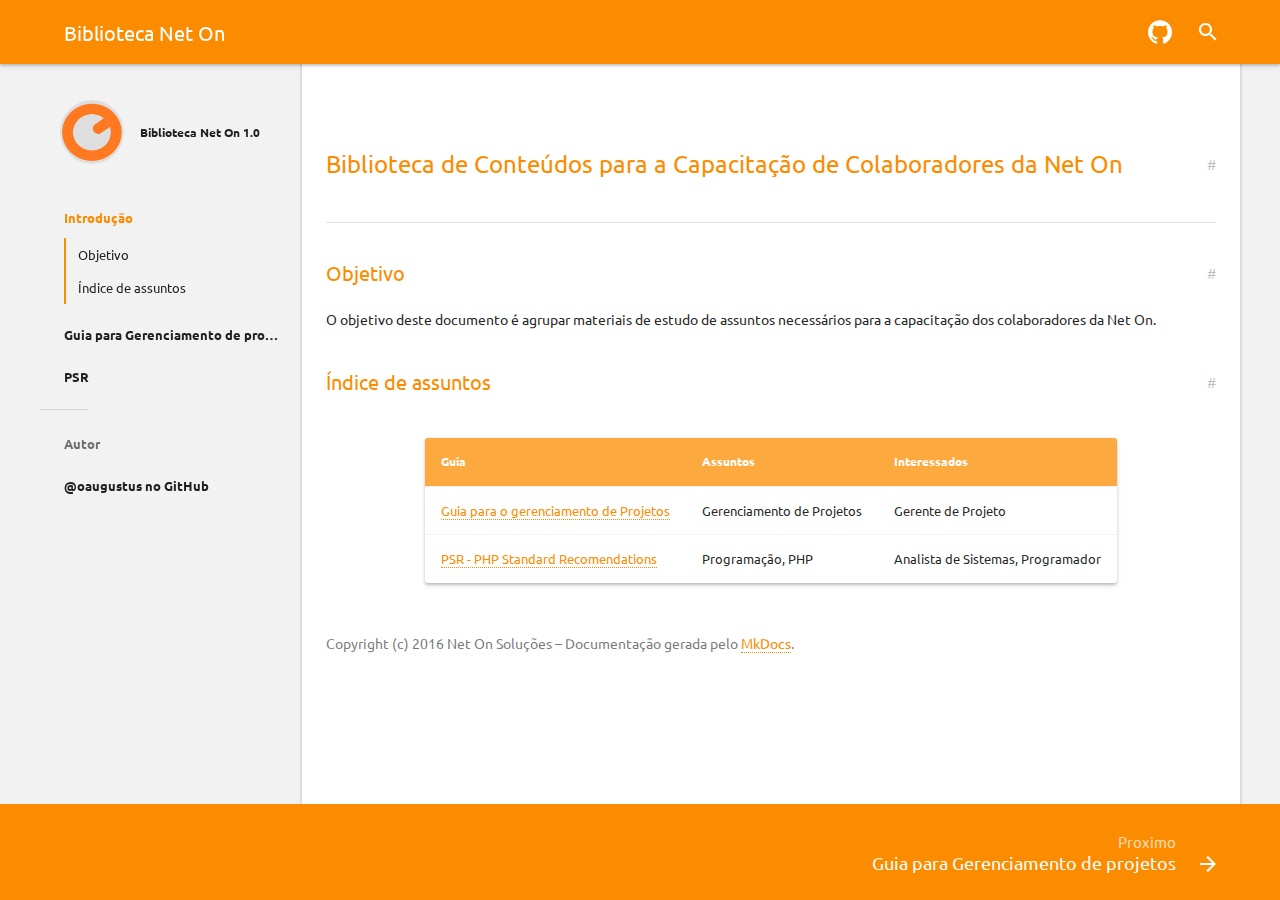
<file: index.html>
<!DOCTYPE html>
<!--[if lt IE 7 ]><html class="no-js ie6"><![endif]-->
<!--[if IE 7 ]><html class="no-js ie7"><![endif]-->
<!--[if IE 8 ]><html class="no-js ie8"><![endif]-->
<!--[if IE 9 ]><html class="no-js ie9"><![endif]-->
<!--[if (gt IE 9)|!(IE)]><!--> <html class="no-js"> <!--<![endif]-->
  <head>
    <meta charset="utf-8">
    <meta name="viewport" content="width=device-width,user-scalable=no,initial-scale=1,maximum-scale=1">
    
      
        <title>Biblioteca Net On - Conteúdos relevantes para Capacitação da Equipe e Colaboradores da Net On</title>
      
      
        <meta name="description" content="Conteúdos relevantes para Capacitação da Equipe e Colaboradores da Net On">
      
      
        <link rel="canonical" href="http://www.netonsolucoes.com.br/">
      
      
        <meta name="author" content="Otávio Fernandes">
      
    
    <meta property="og:url" content="http://www.netonsolucoes.com.br/">
    <meta property="og:title" content="Biblioteca Net On">
    <meta property="og:image" content="http://www.netonsolucoes.com.br//./images/logo.png">
    <meta name="apple-mobile-web-app-title" content="Biblioteca Net On">
    <meta name="apple-mobile-web-app-capable" content="yes">
    <meta name="apple-mobile-web-app-status-bar-style" content="black-translucent">
    
      <link rel="apple-touch-icon" href="./images/logo.png">
    
    
    <link rel="shortcut icon" type="image/x-icon" href="./assets/images/favicon-e565ddfa3b.ico">
    <link rel="icon" type="image/x-icon" href="./assets/images/favicon-e565ddfa3b.ico">
    <style>
      @font-face {
      	font-family: 'Icon';
      	src: url('./assets/fonts/icon.eot?52m981');
      	src: url('./assets/fonts/icon.eot?#iefix52m981')
               format('embedded-opentype'),
      		   url('./assets/fonts/icon.woff?52m981')
               format('woff'),
      		   url('./assets/fonts/icon.ttf?52m981')
               format('truetype'),
      		   url('./assets/fonts/icon.svg?52m981#icon')
               format('svg');
      	font-weight: normal;
      	font-style: normal;
      }
    </style>
    <link rel="stylesheet" href="./assets/stylesheets/application-b64b728552.css">
    
      <link rel="stylesheet" href="./assets/stylesheets/palettes-05ab2406df.css">
    
    
      
      
      
      <link rel="stylesheet" href="//fonts.googleapis.com/css?family=Ubuntu:400,700|Ubuntu+Mono">
      <style>
        body, input {
          font-family: 'Ubuntu', Helvetica, Arial, sans-serif;
        }
        pre, code {
          font-family: 'Ubuntu Mono', 'Courier New', 'Courier', monospace;
        }
      </style>
    
    
      <link rel="stylesheet" href="./extra.css">
    
    <script src="./assets/javascripts/modernizr-4ab42b99fd.js"></script>
    
  </head>
  
  
  
  <body class="palette-primary-orange ">
    
    <div class="backdrop">
      <div class="backdrop-paper"></div>
    </div>
    <input class="toggle" type="checkbox" id="toggle-drawer">
    <input class="toggle" type="checkbox" id="toggle-search">
    <label class="toggle-button overlay" for="toggle-drawer"></label>
    <header class="header">
      <nav aria-label="Header">
  <div class="bar default">
    <div class="button button-menu" role="button" aria-label="Menu">
      <label class="toggle-button icon icon-menu" for="toggle-drawer">
        <span></span>
      </label>
    </div>
    <div class="stretch">
      <div class="title">
        
          <span class="path">
            
          </span>
        
        Biblioteca Net On
      </div>
    </div>
    
    
      
      <div class="button button-github" role="button" aria-label="GitHub">
        <a href="https://github.com/oaugustus" title="@oaugustus on GitHub" target="_blank" class="toggle-button icon icon-github"></a>
      </div>
    
    <div class="button button-search" role="button" aria-label="Search">
      <label class="toggle-button icon icon-search" title="Procurar" for="toggle-search"></label>
    </div>
  </div>
  <div class="bar search">
    <div class="button button-close" role="button" aria-label="Close">
      <label class="toggle-button icon icon-back" for="toggle-search"></label>
    </div>
    <div class="stretch">
      <div class="field">
        <input class="query" type="text" placeholder="Procurar" autocapitalize="off" autocorrect="off" autocomplete="off" spellcheck>
      </div>
    </div>
    <div class="button button-reset" role="button" aria-label="Search">
      <button class="toggle-button icon icon-close" id="reset-search"></button>
    </div>
  </div>
</nav>
    </header>
    <main class="main">
      
      <div class="drawer">
        <nav aria-label="Navigation">
  
  <a href="/" class="project">
    <div class="banner">
      
        <div class="logo">
          <img src="./images/logo.png">
        </div>
      
      <div class="name">
        <strong>Biblioteca Net On 1.0</strong>
        
      </div>
    </div>
  </a>
  <div class="scrollable">
    <div class="wrapper">
      
      <div class="toc">
        <ul>
          
            
  <li>
    <a class="current" title="Introdução" href=".">
      Introdução
    </a>
    
      
        
      
      
        <ul>
          
            <li class="anchor">
              <a title="Objetivo" href="#objetivo">
                Objetivo
              </a>
            </li>
          
            <li class="anchor">
              <a title="Índice de assuntos" href="#indice-de-assuntos">
                Índice de assuntos
              </a>
            </li>
          
        </ul>
      
    
  </li>

          
            
  <li>
    <a class="" title="Guia para Gerenciamento de projetos" href="guideprojectplanning/guide/">
      Guia para Gerenciamento de projetos
    </a>
    
  </li>

          
            
  <li>
    <a class="" title="PSR" href="psr/psr/">
      PSR
    </a>
    
  </li>

          
        </ul>
        
          <hr>
          <span class="section">Autor</span>
          <ul>
            
            
              
              <li>
                <a href="https://github.com/oaugustus" target="_blank" title="@oaugustus on GitHub">
                  @oaugustus no GitHub
                </a>
              </li>
            
          </ul>
        
      </div>
    </div>
  </div>
</nav>
      </div>
      <article class="article">
        <div class="wrapper">
          
          <h1 id="biblioteca-de-conteudos-para-a-capacitacao-de-colaboradores-da-net-on">Biblioteca de Conteúdos para a Capacitação de Colaboradores da Net On<a class="headerlink" href="#biblioteca-de-conteudos-para-a-capacitacao-de-colaboradores-da-net-on" title="Permanent link">#</a></h1>
<h2 id="objetivo">Objetivo<a class="headerlink" href="#objetivo" title="Permanent link">#</a></h2>
<p>O objetivo deste documento é agrupar materiais de estudo de assuntos necessários para a capacitação dos colaboradores
da Net On.</p>
<h2 id="indice-de-assuntos">Índice de assuntos<a class="headerlink" href="#indice-de-assuntos" title="Permanent link">#</a></h2>
<table>
<thead>
<tr>
<th>Guia</th>
<th>Assuntos</th>
<th>Interessados</th>
</tr>
</thead>
<tbody>
<tr>
<td><a href="guideprojectplanning/guide/">Guia para o gerenciamento de Projetos</a></td>
<td>Gerenciamento de Projetos</td>
<td>Gerente de Projeto</td>
</tr>
<tr>
<td><a href="psr/psr/">PSR - PHP Standard Recomendations</a></td>
<td>Programação, PHP</td>
<td>Analista de Sistemas, Programador</td>
</tr>
</tbody>
</table>
          <div id="disqus_thread"></div>

          <aside class="copyright" role="note">
            
              Copyright (c) 2016 Net On Soluções &ndash;
            
            Documentação gerada pelo
            <a href="http://www.mkdocs.org" target="_blank">MkDocs</a>.
          </aside>
          
            <footer class="footer">
              
  <nav class="pagination" aria-label="Footer">
    <div class="previous">
      
    </div>
    <div class="next">
      
        <a href="guideprojectplanning/guide/" title="Guia para Gerenciamento de projetos">
          <span class="direction">
            Proximo
          </span>
          <div class="page">
            <div class="stretch">
              <div class="title">
                Guia para Gerenciamento de projetos
              </div>
            </div>
            <div class="button button-next" role="button" aria-label="Next">
              <i class="icon icon-forward"></i>
            </div>
          </div>
        </a>
      
    </div>
  </nav>

            </footer>
          
        </div>
      </article>
      <div class="results" role="status" aria-live="polite">
        <div class="scrollable">
          <div class="wrapper">
            <div class="meta"></div>
            <div class="list"></div>
          </div>
        </div>
      </div>
    </main>
    <script>
      var base_url = '.';
      var repo_id  = '';
    </script>
    <script>

      /**
       *  RECOMMENDED CONFIGURATION VARIABLES: EDIT AND UNCOMMENT THE SECTION BELOW TO INSERT DYNAMIC VALUES FROM YOUR PLATFORM OR CMS.
       *  LEARN WHY DEFINING THESE VARIABLES IS IMPORTANT: https://disqus.com/admin/universalcode/#configuration-variables*/
      /*
       var disqus_config = function () {
       this.page.url = PAGE_URL;  // Replace PAGE_URL with your page's canonical URL variable
       this.page.identifier = PAGE_IDENTIFIER; // Replace PAGE_IDENTIFIER with your page's unique identifier variable
       };
       */
      (function() { // DON'T EDIT BELOW THIS LINE
        var d = document, s = d.createElement('script');
        s.src = '//net-on-docs.disqus.com/embed.js';
        s.setAttribute('data-timestamp', +new Date());
        (d.head || d.body).appendChild(s);
      })();
    </script>
    <noscript>Please enable JavaScript to view the <a href="https://disqus.com/?ref_noscript">comments powered by Disqus.</a></noscript>

    <script src="./assets/javascripts/application-997097ee0c.js"></script>
    
    
  </body>
</html>
</file>
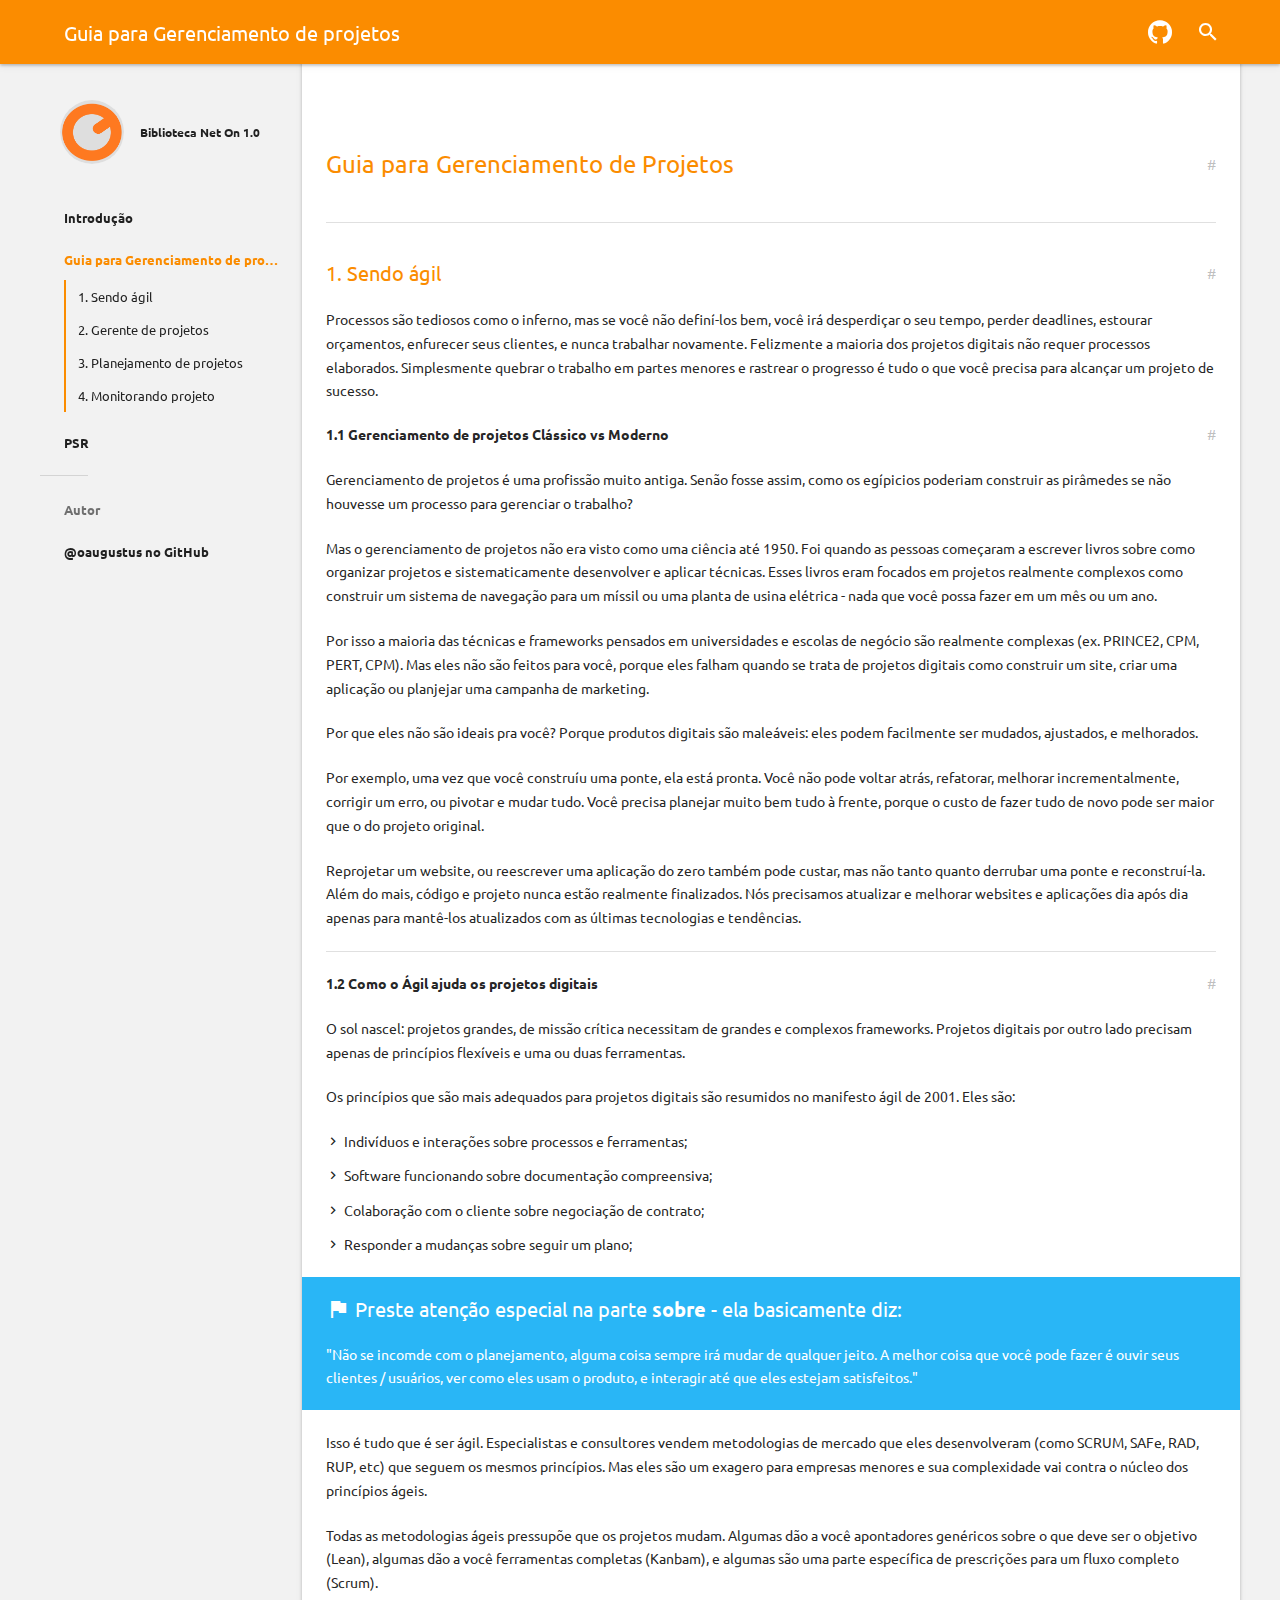
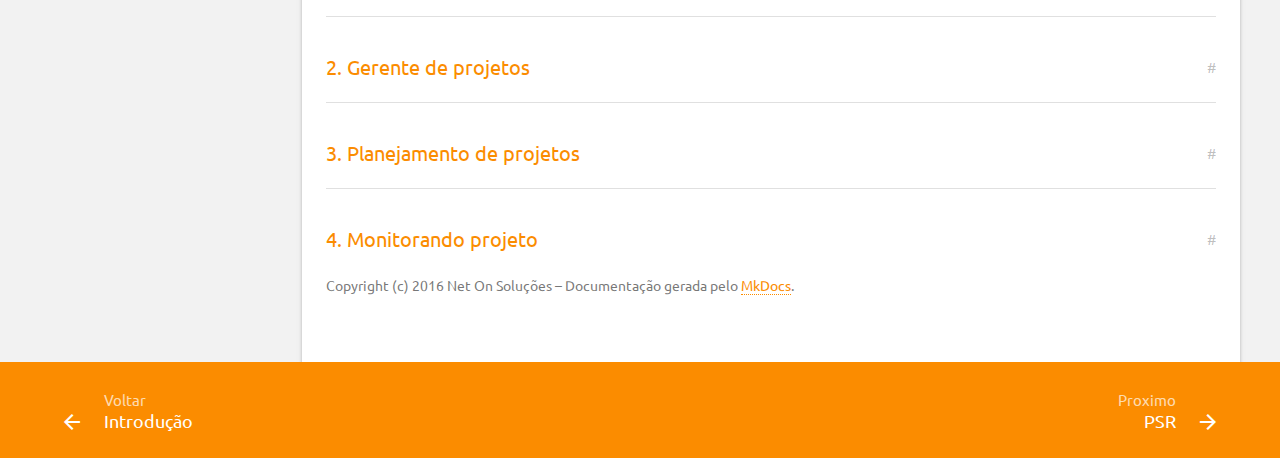
<file: guideprojectplanning/guide/index.html>
<!DOCTYPE html>
<!--[if lt IE 7 ]><html class="no-js ie6"><![endif]-->
<!--[if IE 7 ]><html class="no-js ie7"><![endif]-->
<!--[if IE 8 ]><html class="no-js ie8"><![endif]-->
<!--[if IE 9 ]><html class="no-js ie9"><![endif]-->
<!--[if (gt IE 9)|!(IE)]><!--> <html class="no-js"> <!--<![endif]-->
  <head>
    <meta charset="utf-8">
    <meta name="viewport" content="width=device-width,user-scalable=no,initial-scale=1,maximum-scale=1">
    
      
        <title>Guia para Gerenciamento de projetos - Biblioteca Net On</title>
      
      
      
        <link rel="canonical" href="http://www.netonsolucoes.com.br/guideprojectplanning/guide/">
      
      
        <meta name="author" content="Otávio Fernandes">
      
    
    <meta property="og:url" content="http://www.netonsolucoes.com.br/guideprojectplanning/guide/">
    <meta property="og:title" content="Biblioteca Net On">
    <meta property="og:image" content="http://www.netonsolucoes.com.br/guideprojectplanning/guide//../../images/logo.png">
    <meta name="apple-mobile-web-app-title" content="Biblioteca Net On">
    <meta name="apple-mobile-web-app-capable" content="yes">
    <meta name="apple-mobile-web-app-status-bar-style" content="black-translucent">
    
      <link rel="apple-touch-icon" href="../../images/logo.png">
    
    
    <link rel="shortcut icon" type="image/x-icon" href="../../assets/images/favicon-e565ddfa3b.ico">
    <link rel="icon" type="image/x-icon" href="../../assets/images/favicon-e565ddfa3b.ico">
    <style>
      @font-face {
      	font-family: 'Icon';
      	src: url('../../assets/fonts/icon.eot?52m981');
      	src: url('../../assets/fonts/icon.eot?#iefix52m981')
               format('embedded-opentype'),
      		   url('../../assets/fonts/icon.woff?52m981')
               format('woff'),
      		   url('../../assets/fonts/icon.ttf?52m981')
               format('truetype'),
      		   url('../../assets/fonts/icon.svg?52m981#icon')
               format('svg');
      	font-weight: normal;
      	font-style: normal;
      }
    </style>
    <link rel="stylesheet" href="../../assets/stylesheets/application-b64b728552.css">
    
      <link rel="stylesheet" href="../../assets/stylesheets/palettes-05ab2406df.css">
    
    
      
      
      
      <link rel="stylesheet" href="//fonts.googleapis.com/css?family=Ubuntu:400,700|Ubuntu+Mono">
      <style>
        body, input {
          font-family: 'Ubuntu', Helvetica, Arial, sans-serif;
        }
        pre, code {
          font-family: 'Ubuntu Mono', 'Courier New', 'Courier', monospace;
        }
      </style>
    
    
      <link rel="stylesheet" href="../../extra.css">
    
    <script src="../../assets/javascripts/modernizr-4ab42b99fd.js"></script>
    
  </head>
  
  
  
  <body class="palette-primary-orange ">
    
    <div class="backdrop">
      <div class="backdrop-paper"></div>
    </div>
    <input class="toggle" type="checkbox" id="toggle-drawer">
    <input class="toggle" type="checkbox" id="toggle-search">
    <label class="toggle-button overlay" for="toggle-drawer"></label>
    <header class="header">
      <nav aria-label="Header">
  <div class="bar default">
    <div class="button button-menu" role="button" aria-label="Menu">
      <label class="toggle-button icon icon-menu" for="toggle-drawer">
        <span></span>
      </label>
    </div>
    <div class="stretch">
      <div class="title">
        
          <span class="path">
            
          </span>
        
        Guia para Gerenciamento de projetos
      </div>
    </div>
    
    
      
      <div class="button button-github" role="button" aria-label="GitHub">
        <a href="https://github.com/oaugustus" title="@oaugustus on GitHub" target="_blank" class="toggle-button icon icon-github"></a>
      </div>
    
    <div class="button button-search" role="button" aria-label="Search">
      <label class="toggle-button icon icon-search" title="Procurar" for="toggle-search"></label>
    </div>
  </div>
  <div class="bar search">
    <div class="button button-close" role="button" aria-label="Close">
      <label class="toggle-button icon icon-back" for="toggle-search"></label>
    </div>
    <div class="stretch">
      <div class="field">
        <input class="query" type="text" placeholder="Procurar" autocapitalize="off" autocorrect="off" autocomplete="off" spellcheck>
      </div>
    </div>
    <div class="button button-reset" role="button" aria-label="Search">
      <button class="toggle-button icon icon-close" id="reset-search"></button>
    </div>
  </div>
</nav>
    </header>
    <main class="main">
      
      <div class="drawer">
        <nav aria-label="Navigation">
  
  <a href="/" class="project">
    <div class="banner">
      
        <div class="logo">
          <img src="../../images/logo.png">
        </div>
      
      <div class="name">
        <strong>Biblioteca Net On 1.0</strong>
        
      </div>
    </div>
  </a>
  <div class="scrollable">
    <div class="wrapper">
      
      <div class="toc">
        <ul>
          
            
  <li>
    <a class="" title="Introdução" href="../..">
      Introdução
    </a>
    
  </li>

          
            
  <li>
    <a class="current" title="Guia para Gerenciamento de projetos" href="./">
      Guia para Gerenciamento de projetos
    </a>
    
      
        
      
      
        <ul>
          
            <li class="anchor">
              <a title="1. Sendo ágil" href="#1-sendo-agil">
                1. Sendo ágil
              </a>
            </li>
          
            <li class="anchor">
              <a title="2. Gerente de projetos" href="#2-gerente-de-projetos">
                2. Gerente de projetos
              </a>
            </li>
          
            <li class="anchor">
              <a title="3. Planejamento de projetos" href="#3-planejamento-de-projetos">
                3. Planejamento de projetos
              </a>
            </li>
          
            <li class="anchor">
              <a title="4. Monitorando projeto" href="#4-monitorando-projeto">
                4. Monitorando projeto
              </a>
            </li>
          
        </ul>
      
    
  </li>

          
            
  <li>
    <a class="" title="PSR" href="../../psr/psr/">
      PSR
    </a>
    
  </li>

          
        </ul>
        
          <hr>
          <span class="section">Autor</span>
          <ul>
            
            
              
              <li>
                <a href="https://github.com/oaugustus" target="_blank" title="@oaugustus on GitHub">
                  @oaugustus no GitHub
                </a>
              </li>
            
          </ul>
        
      </div>
    </div>
  </div>
</nav>
      </div>
      <article class="article">
        <div class="wrapper">
          
          <h1 id="guia-para-gerenciamento-de-projetos">Guia para Gerenciamento de Projetos<a class="headerlink" href="#guia-para-gerenciamento-de-projetos" title="Permanent link">#</a></h1>
<h2 id="1-sendo-agil">1. Sendo ágil<a class="headerlink" href="#1-sendo-agil" title="Permanent link">#</a></h2>
<p>Processos são tediosos como o inferno, mas se você não definí-los bem, você irá desperdiçar o seu tempo,
perder deadlines, estourar orçamentos, enfurecer seus clientes, e nunca trabalhar novamente.
Felizmente a maioria dos projetos digitais não requer processos elaborados. Simplesmente quebrar o trabalho em
partes menores e rastrear o progresso é tudo o que você precisa para alcançar um projeto de sucesso.</p>
<h3 id="11-gerenciamento-de-projetos-classico-vs-moderno">1.1 Gerenciamento de projetos Clássico vs Moderno<a class="headerlink" href="#11-gerenciamento-de-projetos-classico-vs-moderno" title="Permanent link">#</a></h3>
<p>Gerenciamento de projetos é uma profissão muito antiga. Senão fosse assim, como os egípicios poderiam construir
as pirâmedes se não houvesse um processo para gerenciar o trabalho?</p>
<p>Mas o gerenciamento de projetos não era visto como uma ciência até 1950. Foi quando as pessoas começaram a escrever
livros sobre como organizar projetos e sistematicamente desenvolver e aplicar técnicas. Esses livros eram focados
em projetos realmente complexos como construir um sistema de navegação para um míssil ou uma planta de usina elétrica -
nada que você possa fazer em um mês ou um ano.</p>
<p>Por isso a maioria das técnicas e frameworks pensados em universidades e escolas de negócio são realmente complexas
(ex. PRINCE2, CPM, PERT, CPM). Mas eles não são feitos para você, porque eles falham quando se trata de projetos digitais
como  construir um site, criar uma aplicação ou planjejar uma campanha de marketing.</p>
<p>Por que eles não são ideais pra você? Porque produtos digitais são maleáveis: eles podem facilmente ser mudados, ajustados,
e melhorados.</p>
<p>Por exemplo, uma vez que você construíu uma ponte, ela está pronta. Você não pode voltar atrás, refatorar, melhorar
incrementalmente, corrigir um erro, ou pivotar e mudar tudo. Você precisa planejar muito bem tudo à frente, porque o
custo de fazer tudo de novo pode ser maior que o do projeto original.</p>
<p>Reprojetar um website, ou reescrever uma aplicação do zero também pode custar, mas não tanto quanto derrubar uma ponte
e reconstruí-la. Além do mais, código e projeto nunca estão realmente finalizados. Nós precisamos atualizar e melhorar
websites e aplicações dia após dia apenas para mantê-los atualizados com as últimas tecnologias e tendências.</p>
<hr />
<h3 id="12-como-o-agil-ajuda-os-projetos-digitais">1.2 Como o Ágil ajuda os projetos digitais<a class="headerlink" href="#12-como-o-agil-ajuda-os-projetos-digitais" title="Permanent link">#</a></h3>
<p>O sol nascel: projetos grandes, de missão crítica necessitam de grandes e complexos frameworks. Projetos digitais
por outro lado precisam apenas de princípios flexíveis e uma ou duas ferramentas.</p>
<p>Os princípios que são mais adequados para projetos digitais são resumidos no manifesto ágil de 2001. Eles são:</p>
<ul>
<li>Indivíduos e interações sobre processos e ferramentas;</li>
<li>Software funcionando sobre documentação compreensiva;</li>
<li>Colaboração com o cliente sobre negociação de contrato;</li>
<li>Responder a mudanças sobre seguir um plano;</li>
</ul>
<div class="admonition tip">
<p class="admonition-title">Preste atenção especial na parte <strong>sobre</strong> - ela basicamente diz:</p>
<p>"Não se incomde com o planejamento, alguma coisa sempre irá mudar de qualquer jeito. A melhor coisa que você pode fazer
 é ouvir seus clientes / usuários, ver como eles usam o produto, e interagir até que eles estejam satisfeitos."</p>
</div>
<p>Isso é tudo que é ser ágil. Especialistas e consultores vendem metodologias de mercado que eles desenvolveram (como SCRUM,
SAFe, RAD, RUP, etc) que seguem os mesmos princípios. Mas eles são um exagero para empresas menores e sua complexidade
vai contra o núcleo dos princípios ágeis.</p>
<p>Todas as metodologias ágeis pressupõe que os projetos mudam. Algumas dão a você apontadores genéricos sobre o que deve ser
o objetivo (Lean), algumas dão a você ferramentas completas (Kanbam), e algumas são uma parte específica de prescrições
para um fluxo completo (Scrum).</p>
<hr />
<h2 id="2-gerente-de-projetos">2. Gerente de projetos<a class="headerlink" href="#2-gerente-de-projetos" title="Permanent link">#</a></h2>
<hr />
<h2 id="3-planejamento-de-projetos">3. Planejamento de projetos<a class="headerlink" href="#3-planejamento-de-projetos" title="Permanent link">#</a></h2>
<hr />
<h2 id="4-monitorando-projeto">4. Monitorando projeto<a class="headerlink" href="#4-monitorando-projeto" title="Permanent link">#</a></h2>
          <div id="disqus_thread"></div>

          <aside class="copyright" role="note">
            
              Copyright (c) 2016 Net On Soluções &ndash;
            
            Documentação gerada pelo
            <a href="http://www.mkdocs.org" target="_blank">MkDocs</a>.
          </aside>
          
            <footer class="footer">
              
  <nav class="pagination" aria-label="Footer">
    <div class="previous">
      
        <a href="../.." title="Introdução">
          <span class="direction">
            Voltar
          </span>
          <div class="page">
            <div class="button button-previous" role="button" aria-label="Previous">
              <i class="icon icon-back"></i>
            </div>
            <div class="stretch">
              <div class="title">
                Introdução
              </div>
            </div>
          </div>
        </a>
      
    </div>
    <div class="next">
      
        <a href="../../psr/psr/" title="PSR">
          <span class="direction">
            Proximo
          </span>
          <div class="page">
            <div class="stretch">
              <div class="title">
                PSR
              </div>
            </div>
            <div class="button button-next" role="button" aria-label="Next">
              <i class="icon icon-forward"></i>
            </div>
          </div>
        </a>
      
    </div>
  </nav>

            </footer>
          
        </div>
      </article>
      <div class="results" role="status" aria-live="polite">
        <div class="scrollable">
          <div class="wrapper">
            <div class="meta"></div>
            <div class="list"></div>
          </div>
        </div>
      </div>
    </main>
    <script>
      var base_url = '../..';
      var repo_id  = '';
    </script>
    <script>

      /**
       *  RECOMMENDED CONFIGURATION VARIABLES: EDIT AND UNCOMMENT THE SECTION BELOW TO INSERT DYNAMIC VALUES FROM YOUR PLATFORM OR CMS.
       *  LEARN WHY DEFINING THESE VARIABLES IS IMPORTANT: https://disqus.com/admin/universalcode/#configuration-variables*/
      /*
       var disqus_config = function () {
       this.page.url = PAGE_URL;  // Replace PAGE_URL with your page's canonical URL variable
       this.page.identifier = PAGE_IDENTIFIER; // Replace PAGE_IDENTIFIER with your page's unique identifier variable
       };
       */
      (function() { // DON'T EDIT BELOW THIS LINE
        var d = document, s = d.createElement('script');
        s.src = '//net-on-docs.disqus.com/embed.js';
        s.setAttribute('data-timestamp', +new Date());
        (d.head || d.body).appendChild(s);
      })();
    </script>
    <noscript>Please enable JavaScript to view the <a href="https://disqus.com/?ref_noscript">comments powered by Disqus.</a></noscript>

    <script src="../../assets/javascripts/application-997097ee0c.js"></script>
    
    
  </body>
</html>
</file>
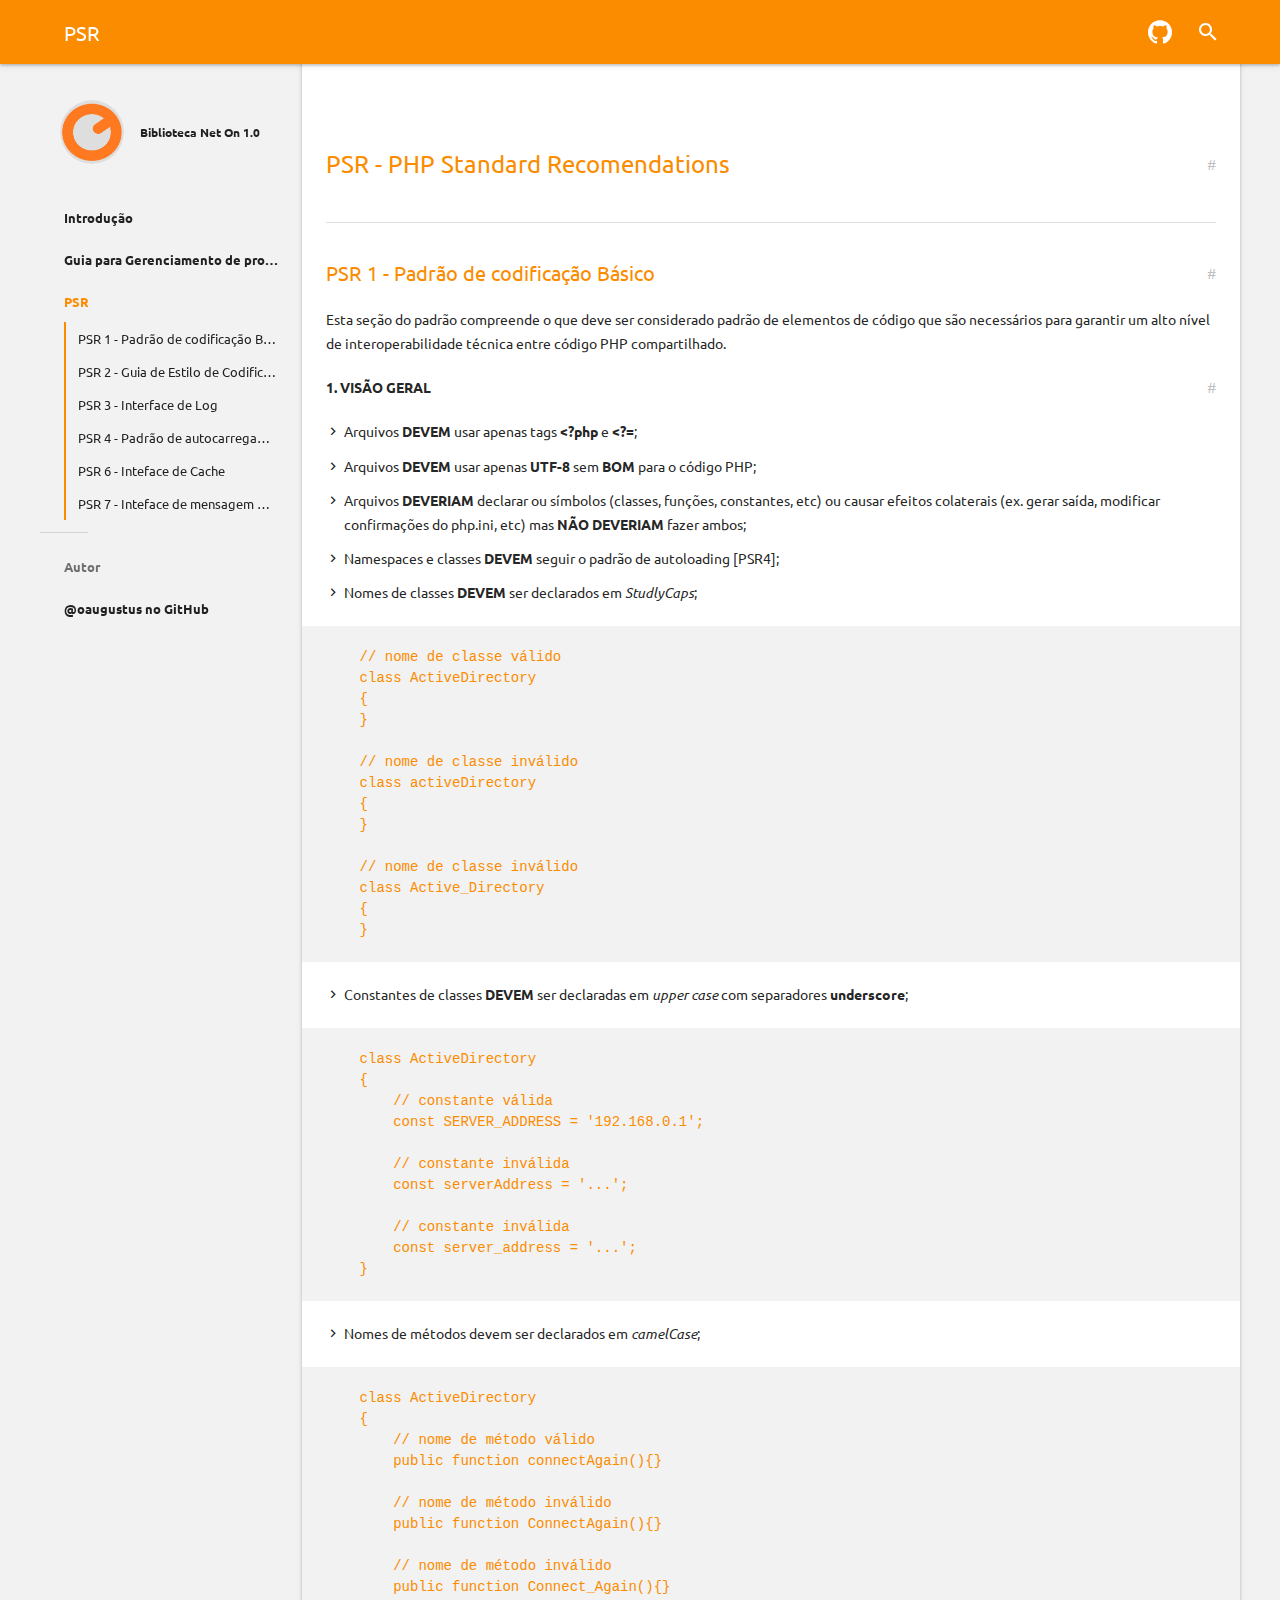
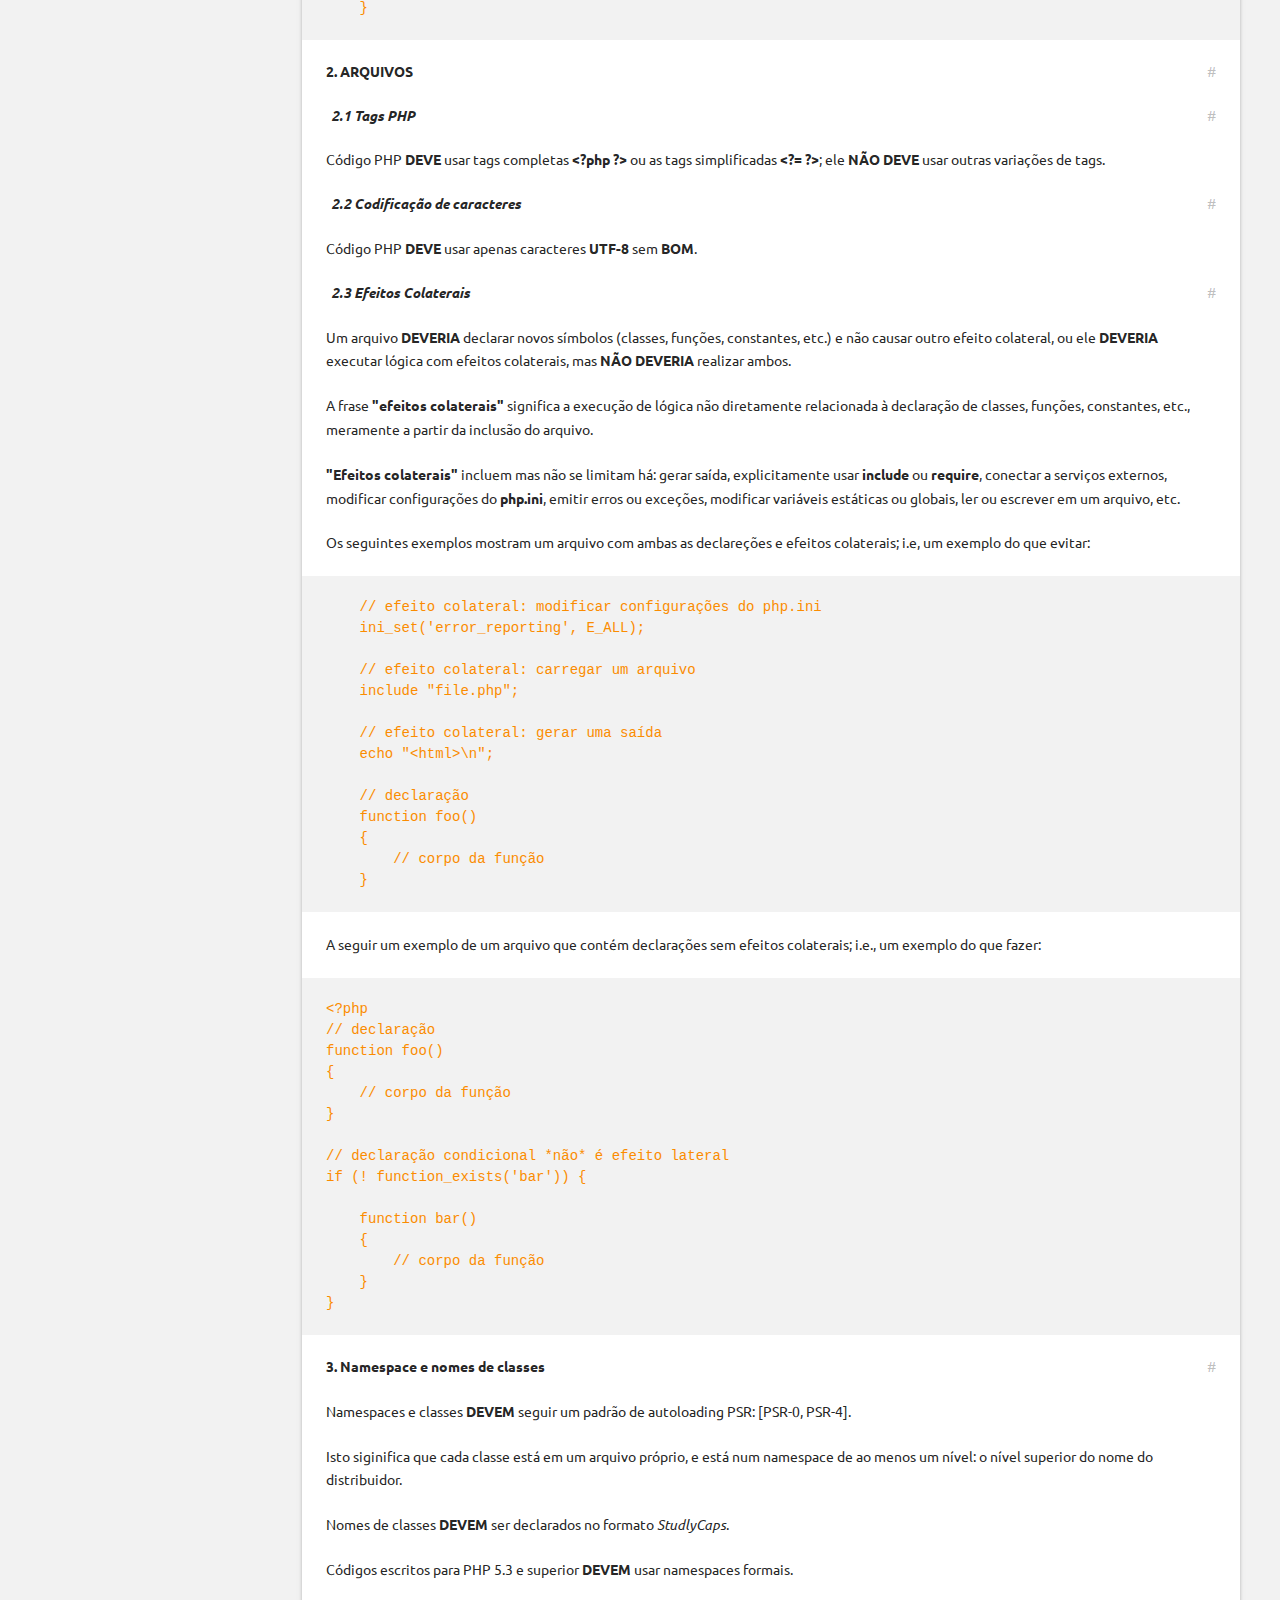
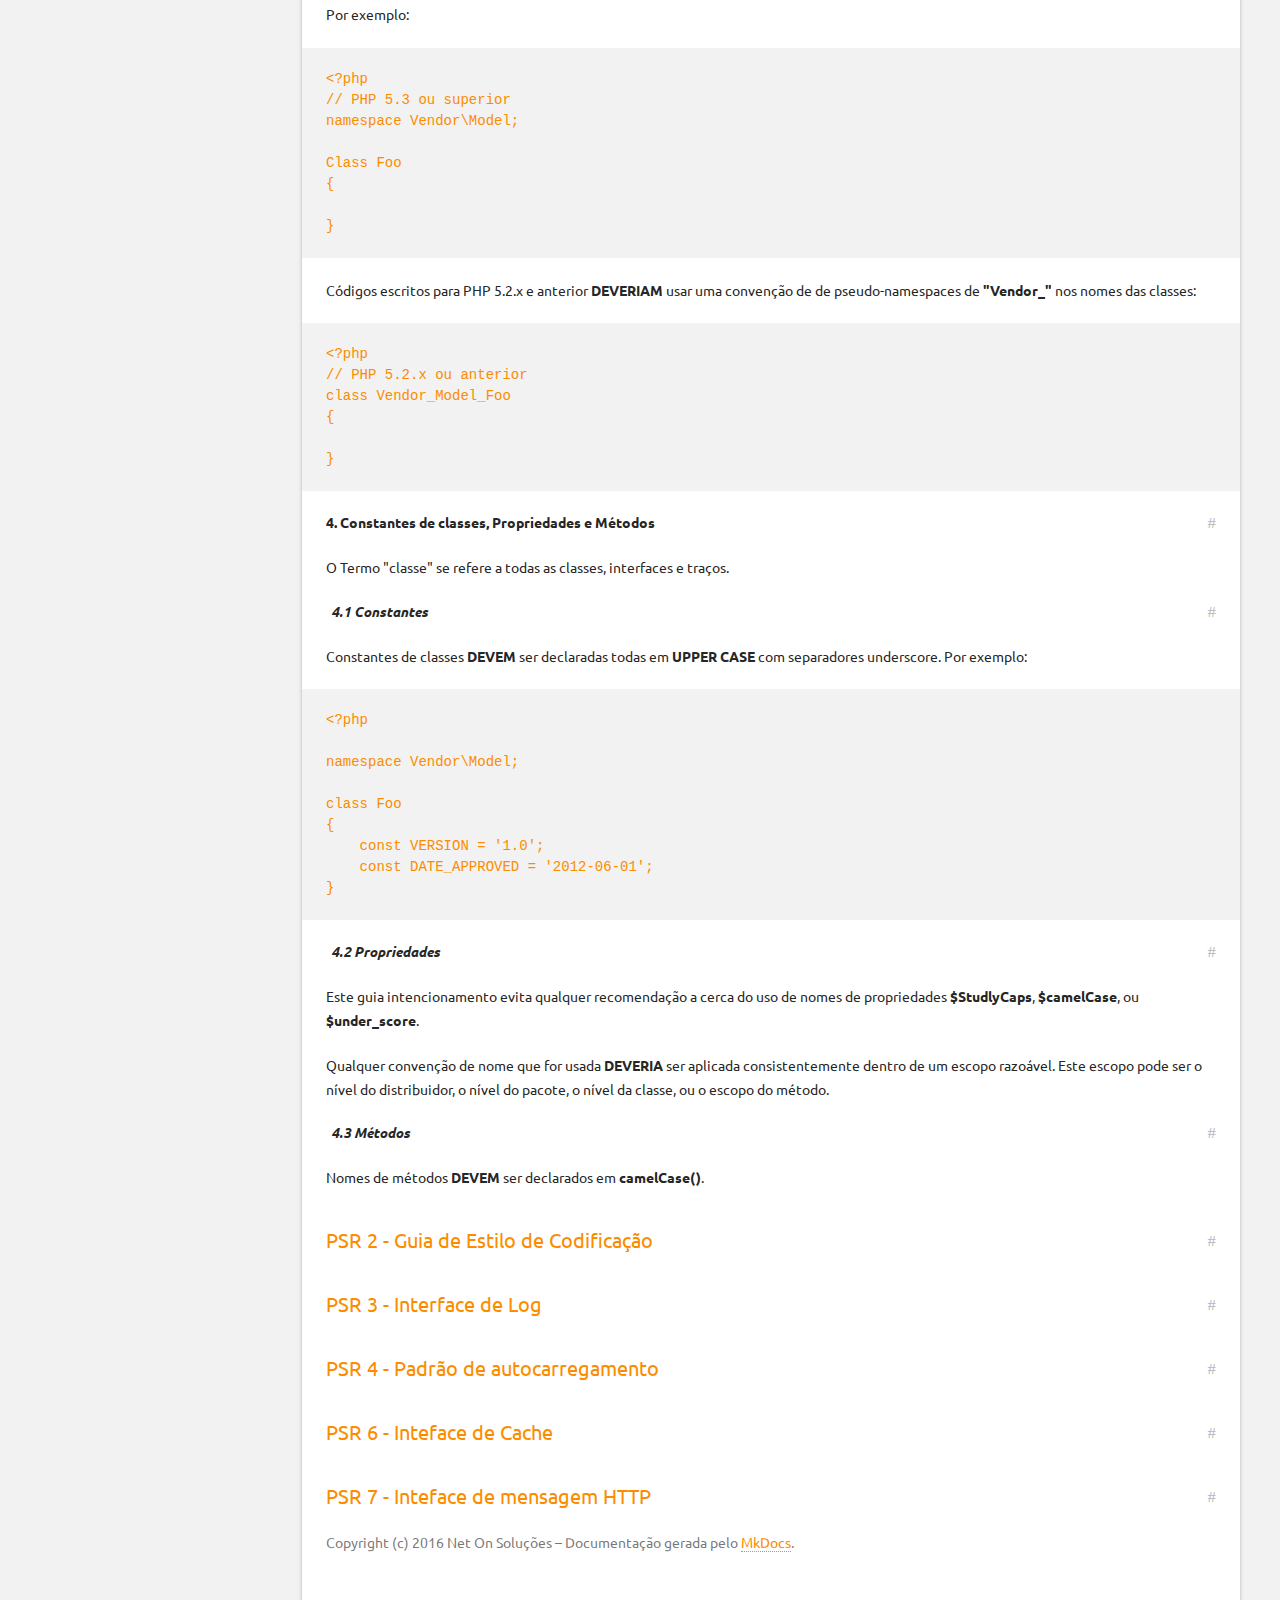
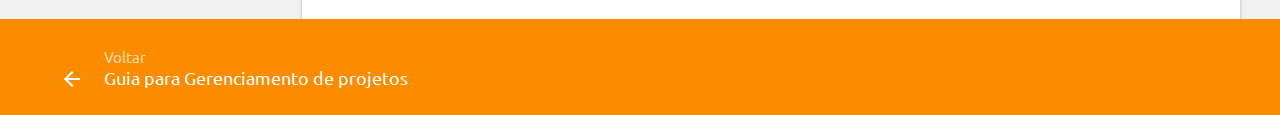
<file: psr/psr/index.html>
<!DOCTYPE html>
<!--[if lt IE 7 ]><html class="no-js ie6"><![endif]-->
<!--[if IE 7 ]><html class="no-js ie7"><![endif]-->
<!--[if IE 8 ]><html class="no-js ie8"><![endif]-->
<!--[if IE 9 ]><html class="no-js ie9"><![endif]-->
<!--[if (gt IE 9)|!(IE)]><!--> <html class="no-js"> <!--<![endif]-->
  <head>
    <meta charset="utf-8">
    <meta name="viewport" content="width=device-width,user-scalable=no,initial-scale=1,maximum-scale=1">
    
      
        <title>PSR - Biblioteca Net On</title>
      
      
      
        <link rel="canonical" href="http://www.netonsolucoes.com.br/psr/psr/">
      
      
        <meta name="author" content="Otávio Fernandes">
      
    
    <meta property="og:url" content="http://www.netonsolucoes.com.br/psr/psr/">
    <meta property="og:title" content="Biblioteca Net On">
    <meta property="og:image" content="http://www.netonsolucoes.com.br/psr/psr//../../images/logo.png">
    <meta name="apple-mobile-web-app-title" content="Biblioteca Net On">
    <meta name="apple-mobile-web-app-capable" content="yes">
    <meta name="apple-mobile-web-app-status-bar-style" content="black-translucent">
    
      <link rel="apple-touch-icon" href="../../images/logo.png">
    
    
    <link rel="shortcut icon" type="image/x-icon" href="../../assets/images/favicon-e565ddfa3b.ico">
    <link rel="icon" type="image/x-icon" href="../../assets/images/favicon-e565ddfa3b.ico">
    <style>
      @font-face {
      	font-family: 'Icon';
      	src: url('../../assets/fonts/icon.eot?52m981');
      	src: url('../../assets/fonts/icon.eot?#iefix52m981')
               format('embedded-opentype'),
      		   url('../../assets/fonts/icon.woff?52m981')
               format('woff'),
      		   url('../../assets/fonts/icon.ttf?52m981')
               format('truetype'),
      		   url('../../assets/fonts/icon.svg?52m981#icon')
               format('svg');
      	font-weight: normal;
      	font-style: normal;
      }
    </style>
    <link rel="stylesheet" href="../../assets/stylesheets/application-b64b728552.css">
    
      <link rel="stylesheet" href="../../assets/stylesheets/palettes-05ab2406df.css">
    
    
      
      
      
      <link rel="stylesheet" href="//fonts.googleapis.com/css?family=Ubuntu:400,700|Ubuntu+Mono">
      <style>
        body, input {
          font-family: 'Ubuntu', Helvetica, Arial, sans-serif;
        }
        pre, code {
          font-family: 'Ubuntu Mono', 'Courier New', 'Courier', monospace;
        }
      </style>
    
    
      <link rel="stylesheet" href="../../extra.css">
    
    <script src="../../assets/javascripts/modernizr-4ab42b99fd.js"></script>
    
  </head>
  
  
  
  <body class="palette-primary-orange ">
    
    <div class="backdrop">
      <div class="backdrop-paper"></div>
    </div>
    <input class="toggle" type="checkbox" id="toggle-drawer">
    <input class="toggle" type="checkbox" id="toggle-search">
    <label class="toggle-button overlay" for="toggle-drawer"></label>
    <header class="header">
      <nav aria-label="Header">
  <div class="bar default">
    <div class="button button-menu" role="button" aria-label="Menu">
      <label class="toggle-button icon icon-menu" for="toggle-drawer">
        <span></span>
      </label>
    </div>
    <div class="stretch">
      <div class="title">
        
          <span class="path">
            
          </span>
        
        PSR
      </div>
    </div>
    
    
      
      <div class="button button-github" role="button" aria-label="GitHub">
        <a href="https://github.com/oaugustus" title="@oaugustus on GitHub" target="_blank" class="toggle-button icon icon-github"></a>
      </div>
    
    <div class="button button-search" role="button" aria-label="Search">
      <label class="toggle-button icon icon-search" title="Procurar" for="toggle-search"></label>
    </div>
  </div>
  <div class="bar search">
    <div class="button button-close" role="button" aria-label="Close">
      <label class="toggle-button icon icon-back" for="toggle-search"></label>
    </div>
    <div class="stretch">
      <div class="field">
        <input class="query" type="text" placeholder="Procurar" autocapitalize="off" autocorrect="off" autocomplete="off" spellcheck>
      </div>
    </div>
    <div class="button button-reset" role="button" aria-label="Search">
      <button class="toggle-button icon icon-close" id="reset-search"></button>
    </div>
  </div>
</nav>
    </header>
    <main class="main">
      
      <div class="drawer">
        <nav aria-label="Navigation">
  
  <a href="/" class="project">
    <div class="banner">
      
        <div class="logo">
          <img src="../../images/logo.png">
        </div>
      
      <div class="name">
        <strong>Biblioteca Net On 1.0</strong>
        
      </div>
    </div>
  </a>
  <div class="scrollable">
    <div class="wrapper">
      
      <div class="toc">
        <ul>
          
            
  <li>
    <a class="" title="Introdução" href="../..">
      Introdução
    </a>
    
  </li>

          
            
  <li>
    <a class="" title="Guia para Gerenciamento de projetos" href="../../guideprojectplanning/guide/">
      Guia para Gerenciamento de projetos
    </a>
    
  </li>

          
            
  <li>
    <a class="current" title="PSR" href="./">
      PSR
    </a>
    
      
        
      
      
        <ul>
          
            <li class="anchor">
              <a title="PSR 1 - Padrão de codificação Básico" href="#psr-1-padrao-de-codificacao-basico">
                PSR 1 - Padrão de codificação Básico
              </a>
            </li>
          
            <li class="anchor">
              <a title="PSR 2 - Guia de Estilo de Codificação" href="#psr-2-guia-de-estilo-de-codificacao">
                PSR 2 - Guia de Estilo de Codificação
              </a>
            </li>
          
            <li class="anchor">
              <a title="PSR 3 - Interface de Log" href="#psr-3-interface-de-log">
                PSR 3 - Interface de Log
              </a>
            </li>
          
            <li class="anchor">
              <a title="PSR 4 - Padrão de autocarregamento" href="#psr-4-padrao-de-autocarregamento">
                PSR 4 - Padrão de autocarregamento
              </a>
            </li>
          
            <li class="anchor">
              <a title="PSR 6 - Inteface de Cache" href="#psr-6-inteface-de-cache">
                PSR 6 - Inteface de Cache
              </a>
            </li>
          
            <li class="anchor">
              <a title="PSR 7 - Inteface de mensagem HTTP" href="#psr-7-inteface-de-mensagem-http">
                PSR 7 - Inteface de mensagem HTTP
              </a>
            </li>
          
        </ul>
      
    
  </li>

          
        </ul>
        
          <hr>
          <span class="section">Autor</span>
          <ul>
            
            
              
              <li>
                <a href="https://github.com/oaugustus" target="_blank" title="@oaugustus on GitHub">
                  @oaugustus no GitHub
                </a>
              </li>
            
          </ul>
        
      </div>
    </div>
  </div>
</nav>
      </div>
      <article class="article">
        <div class="wrapper">
          
          <h1 id="psr-php-standard-recomendations">PSR - PHP Standard Recomendations<a class="headerlink" href="#psr-php-standard-recomendations" title="Permanent link">#</a></h1>
<h2 id="psr-1-padrao-de-codificacao-basico">PSR 1 - Padrão de codificação Básico<a class="headerlink" href="#psr-1-padrao-de-codificacao-basico" title="Permanent link">#</a></h2>
<p>Esta seção do padrão compreende o que deve ser considerado padrão de elementos de código que
são necessários para garantir um alto nível de interoperabilidade técnica entre código PHP
compartilhado.</p>
<h3 id="1-visao-geral">1. VISÃO GERAL<a class="headerlink" href="#1-visao-geral" title="Permanent link">#</a></h3>
<ul>
<li>
<p>Arquivos <strong>DEVEM</strong> usar apenas tags <strong>&lt;?php</strong> e <strong>&lt;?=</strong>;</p>
</li>
<li>
<p>Arquivos <strong>DEVEM</strong> usar apenas <strong>UTF-8</strong> sem <strong>BOM</strong> para o código PHP;</p>
</li>
<li>
<p>Arquivos <strong>DEVERIAM</strong> declarar ou símbolos (classes, funções, constantes, etc) ou causar efeitos
colaterais (ex. gerar saída, modificar confirmações do php.ini, etc) mas <strong>NÃO DEVERIAM</strong> fazer
ambos;</p>
</li>
<li>
<p>Namespaces e classes <strong>DEVEM</strong> seguir o padrão de autoloading [PSR4];</p>
</li>
<li>
<p>Nomes de classes <strong>DEVEM</strong> ser declarados em <em>StudlyCaps</em>;</p>
</li>
</ul>
<pre class="code"><code class="language-php">    // nome de classe válido
    class ActiveDirectory
    {
    }

    // nome de classe inválido
    class activeDirectory
    {
    }

    // nome de classe inválido
    class Active_Directory
    {
    }</code></pre>


<ul>
<li>Constantes de classes <strong>DEVEM</strong> ser declaradas em <em>upper case</em> com separadores <strong>underscore</strong>;</li>
</ul>
<pre class="code"><code class="language-php">    class ActiveDirectory
    {
        // constante válida
        const SERVER_ADDRESS = '192.168.0.1';

        // constante inválida
        const serverAddress = '...';

        // constante inválida
        const server_address = '...';
    }</code></pre>


<ul>
<li>Nomes de métodos devem ser declarados em <em>camelCase</em>;</li>
</ul>
<pre class="code"><code class="language-php">    class ActiveDirectory
    {
        // nome de método válido
        public function connectAgain(){}

        // nome de método inválido
        public function ConnectAgain(){}

        // nome de método inválido
        public function Connect_Again(){}
    }</code></pre>


<h3 id="2-arquivos">2. ARQUIVOS<a class="headerlink" href="#2-arquivos" title="Permanent link">#</a></h3>
<h4 id="21-tags-php">2.1 Tags PHP<a class="headerlink" href="#21-tags-php" title="Permanent link">#</a></h4>
<p>Código PHP <strong>DEVE</strong> usar tags completas <strong>&lt;?php ?&gt;</strong> ou as tags simplificadas <strong>&lt;?= ?&gt;</strong>; ele
<strong>NÃO DEVE</strong> usar outras variações de tags.</p>
<h4 id="22-codificacao-de-caracteres">2.2 Codificação de caracteres<a class="headerlink" href="#22-codificacao-de-caracteres" title="Permanent link">#</a></h4>
<p>Código PHP <strong>DEVE</strong> usar apenas caracteres <strong>UTF-8</strong> sem <strong>BOM</strong>.</p>
<h4 id="23-efeitos-colaterais">2.3 Efeitos Colaterais<a class="headerlink" href="#23-efeitos-colaterais" title="Permanent link">#</a></h4>
<p>Um arquivo <strong>DEVERIA</strong> declarar novos símbolos (classes, funções, constantes, etc.) e não causar
outro efeito colateral, ou ele <strong>DEVERIA</strong> executar lógica com efeitos colaterais, mas
<strong>NÃO DEVERIA</strong> realizar ambos.</p>
<p>A frase <strong>"efeitos colaterais"</strong> significa a execução de lógica não diretamente relacionada à
declaração de classes, funções, constantes, etc., meramente a partir da inclusão do arquivo.</p>
<p><strong>"Efeitos colaterais"</strong> incluem mas não se limitam há: gerar saída, explicitamente usar <strong>include</strong>
ou <strong>require</strong>, conectar a serviços externos, modificar configurações do <strong>php.ini</strong>, emitir erros
ou exceções, modificar variáveis estáticas ou globais, ler ou escrever em um arquivo, etc.</p>
<p>Os seguintes exemplos mostram um arquivo com ambas as declareções e efeitos colaterais; i.e, um
exemplo do que evitar:</p>
<pre class="code"><code class="language-php">    // efeito colateral: modificar configurações do php.ini
    ini_set('error_reporting', E_ALL);

    // efeito colateral: carregar um arquivo
    include &quot;file.php&quot;;

    // efeito colateral: gerar uma saída
    echo &quot;&lt;html&gt;\n&quot;;

    // declaração
    function foo()
    {
        // corpo da função
    }</code></pre>


<p>A seguir um exemplo de um arquivo que contém declarações sem efeitos colaterais; i.e., um exemplo
do que fazer:</p>
<pre class="code"><code class="language-php">&lt;?php
// declaração
function foo()
{
    // corpo da função
}

// declaração condicional *não* é efeito lateral
if (! function_exists('bar')) {

    function bar()
    {
        // corpo da função
    }
}</code></pre>


<h3 id="3-namespace-e-nomes-de-classes">3. Namespace e nomes de classes<a class="headerlink" href="#3-namespace-e-nomes-de-classes" title="Permanent link">#</a></h3>
<p>Namespaces e classes <strong>DEVEM</strong> seguir um padrão de autoloading PSR: [PSR-0, PSR-4].</p>
<p>Isto siginifica que cada classe está em um arquivo próprio, e está num namespace de ao menos um
nível: o nível superior do nome do distribuidor.</p>
<p>Nomes de classes <strong>DEVEM</strong> ser declarados no formato <em>StudlyCaps</em>.</p>
<p>Códigos escritos para PHP 5.3 e superior <strong>DEVEM</strong> usar namespaces formais.</p>
<p>Por exemplo:</p>
<pre class="code"><code class="language-php">&lt;?php
// PHP 5.3 ou superior
namespace Vendor\Model;

Class Foo
{

}</code></pre>


<p>Códigos escritos para PHP 5.2.x e anterior <strong>DEVERIAM</strong> usar uma convenção de de pseudo-namespaces
de <strong>"Vendor_"</strong> nos nomes das classes:</p>
<pre class="code"><code class="language-php">&lt;?php
// PHP 5.2.x ou anterior
class Vendor_Model_Foo
{

}</code></pre>


<h3 id="4-constantes-de-classes-propriedades-e-metodos">4. Constantes de classes, Propriedades e Métodos<a class="headerlink" href="#4-constantes-de-classes-propriedades-e-metodos" title="Permanent link">#</a></h3>
<p>O Termo "classe" se refere a todas as classes, interfaces e traços.</p>
<h4 id="41-constantes">4.1 Constantes<a class="headerlink" href="#41-constantes" title="Permanent link">#</a></h4>
<p>Constantes de classes <strong>DEVEM</strong> ser declaradas todas em <strong>UPPER CASE</strong> com separadores underscore.
Por exemplo:</p>
<pre class="code"><code class="language-php">&lt;?php

namespace Vendor\Model;

class Foo
{
    const VERSION = '1.0';
    const DATE_APPROVED = '2012-06-01';
}</code></pre>


<h4 id="42-propriedades">4.2 Propriedades<a class="headerlink" href="#42-propriedades" title="Permanent link">#</a></h4>
<p>Este guia intencionamento evita qualquer recomendação a cerca do uso de nomes de propriedades
<strong>$StudlyCaps</strong>, <strong>$camelCase</strong>, ou <strong>$under_score</strong>.</p>
<p>Qualquer convenção de nome que for usada <strong>DEVERIA</strong> ser aplicada consistentemente dentro de um
escopo razoável. Este escopo pode ser o nível do distribuidor, o nível do pacote, o nível da classe,
ou o escopo do método.</p>
<h4 id="43-metodos">4.3 Métodos<a class="headerlink" href="#43-metodos" title="Permanent link">#</a></h4>
<p>Nomes de métodos <strong>DEVEM</strong> ser declarados em <strong>camelCase()</strong>.</p>
<h2 id="psr-2-guia-de-estilo-de-codificacao">PSR 2 - Guia de Estilo de Codificação<a class="headerlink" href="#psr-2-guia-de-estilo-de-codificacao" title="Permanent link">#</a></h2>
<h2 id="psr-3-interface-de-log">PSR 3 - Interface de Log<a class="headerlink" href="#psr-3-interface-de-log" title="Permanent link">#</a></h2>
<h2 id="psr-4-padrao-de-autocarregamento">PSR 4 - Padrão de autocarregamento<a class="headerlink" href="#psr-4-padrao-de-autocarregamento" title="Permanent link">#</a></h2>
<h2 id="psr-6-inteface-de-cache">PSR 6 - Inteface de Cache<a class="headerlink" href="#psr-6-inteface-de-cache" title="Permanent link">#</a></h2>
<h2 id="psr-7-inteface-de-mensagem-http">PSR 7 - Inteface de mensagem HTTP<a class="headerlink" href="#psr-7-inteface-de-mensagem-http" title="Permanent link">#</a></h2>
          <div id="disqus_thread"></div>

          <aside class="copyright" role="note">
            
              Copyright (c) 2016 Net On Soluções &ndash;
            
            Documentação gerada pelo
            <a href="http://www.mkdocs.org" target="_blank">MkDocs</a>.
          </aside>
          
            <footer class="footer">
              
  <nav class="pagination" aria-label="Footer">
    <div class="previous">
      
        <a href="../../guideprojectplanning/guide/" title="Guia para Gerenciamento de projetos">
          <span class="direction">
            Voltar
          </span>
          <div class="page">
            <div class="button button-previous" role="button" aria-label="Previous">
              <i class="icon icon-back"></i>
            </div>
            <div class="stretch">
              <div class="title">
                Guia para Gerenciamento de projetos
              </div>
            </div>
          </div>
        </a>
      
    </div>
    <div class="next">
      
    </div>
  </nav>

            </footer>
          
        </div>
      </article>
      <div class="results" role="status" aria-live="polite">
        <div class="scrollable">
          <div class="wrapper">
            <div class="meta"></div>
            <div class="list"></div>
          </div>
        </div>
      </div>
    </main>
    <script>
      var base_url = '../..';
      var repo_id  = '';
    </script>
    <script>

      /**
       *  RECOMMENDED CONFIGURATION VARIABLES: EDIT AND UNCOMMENT THE SECTION BELOW TO INSERT DYNAMIC VALUES FROM YOUR PLATFORM OR CMS.
       *  LEARN WHY DEFINING THESE VARIABLES IS IMPORTANT: https://disqus.com/admin/universalcode/#configuration-variables*/
      /*
       var disqus_config = function () {
       this.page.url = PAGE_URL;  // Replace PAGE_URL with your page's canonical URL variable
       this.page.identifier = PAGE_IDENTIFIER; // Replace PAGE_IDENTIFIER with your page's unique identifier variable
       };
       */
      (function() { // DON'T EDIT BELOW THIS LINE
        var d = document, s = d.createElement('script');
        s.src = '//net-on-docs.disqus.com/embed.js';
        s.setAttribute('data-timestamp', +new Date());
        (d.head || d.body).appendChild(s);
      })();
    </script>
    <noscript>Please enable JavaScript to view the <a href="https://disqus.com/?ref_noscript">comments powered by Disqus.</a></noscript>

    <script src="../../assets/javascripts/application-997097ee0c.js"></script>
    
    
  </body>
</html>
</file>
<file: assets/stylesheets/application-b64b728552.css>
html{box-sizing:border-box;-moz-box-sizing:border-box;-webkit-box-sizing:border-box}*,:after,:before{box-sizing:inherit;-moz-box-sizing:inherit;-webkit-box-sizing:inherit}html{font-size:62.5%;-webkit-text-size-adjust:none;-ms-text-size-adjust:none;text-size-adjust:none}a,abbr,acronym,address,applet,article,aside,audio,b,big,blockquote,body,canvas,caption,center,cite,code,dd,del,details,dfn,div,dl,dt,em,embed,fieldset,figcaption,figure,footer,form,h1,h2,h3,h4,h5,h6,header,hgroup,html,i,iframe,img,ins,kbd,label,legend,li,main,mark,menu,nav,object,ol,output,p,pre,q,ruby,s,samp,section,small,span,strike,strong,sub,summary,sup,table,tbody,td,tfoot,th,thead,time,tr,tt,u,ul,var,video{margin:0;padding:0;border:0}ul{list-style:none}table{border-collapse:collapse;border-spacing:0}td{text-align:left;font-weight:400;vertical-align:middle}button{outline:0;padding:0;background:transparent;border:none;font-size:inherit}input{-webkit-appearance:none;-moz-appearance:none;-ms-appearance:none;-o-appearance:none;appearance:none;outline:none;border:none}a{text-decoration:none;color:inherit}a,button,input,label{-webkit-tap-highlight-color:rgba(255,255,255,0);-webkit-tap-highlight-color:transparent}h1,h2,h3,h4,h5,h6{font-weight:inherit}pre{background:rgba(0,0,0,.05)}pre,pre code{color:rgba(0,0,0,.87)}.c,.c1,.cm,.o{color:rgba(0,0,0,.54)}.k,.kn{color:#a71d5d}.kd,.kt,.n.f{color:#0086b3}.s,.s1{color:#183691}.bp,.mi{color:#9575cd}.icon{font-family:Icon;speak:none;font-style:normal;font-weight:400;font-variant:normal;text-transform:none;line-height:1;-webkit-font-smoothing:antialiased;-moz-osx-font-smoothing:grayscale}.icon-search:before{content:"\e600"}.icon-back:before{content:"\e601"}.icon-link:before{content:"\e602"}.icon-close:before{content:"\e603"}.icon-menu:before{content:"\e604"}.icon-forward:before{content:"\e605"}.icon-twitter:before{content:"\e606"}.icon-github:before{content:"\e607"}.icon-download:before{content:"\e608"}.icon-star:before{content:"\e609"}.icon-warning:before{content:"\e610"}.icon-note:before{content:"\e611"}a{-webkit-transition:color .25s;transition:color .25s}.overlay{-webkit-transition:opacity .25s,width 0s .25s,height 0s .25s;transition:opacity .25s,width 0s .25s,height 0s .25s}#toggle-drawer:checked~.overlay,.toggle-drawer .overlay{-webkit-transition:opacity .25s,width 0s,height 0s;transition:opacity .25s,width 0s,height 0s}.js .header{-webkit-transition:background .6s,color .6s;transition:background .6s,color .6s}.js .header:before{-webkit-transition:background .6s;transition:background .6s}.button .icon{-webkit-transition:background .25s;transition:background .25s}body{color:rgba(0,0,0,.87)}@supports (-webkit-appearance:none){body{background:#e84e40}}.ios body{background:#fff}hr{border:0;border-top:1px solid rgba(0,0,0,.12)}.toggle-button{cursor:pointer;color:inherit}.backdrop,.backdrop-paper:after{background:#fff}.overlay{background:rgba(0,0,0,.54);opacity:0}#toggle-drawer:checked~.overlay,.toggle-drawer .overlay{opacity:1}.header{box-shadow:0 1.5px 3px rgba(0,0,0,.24),0 3px 8px rgba(0,0,0,.05);background:#e84e40;color:#fff}.ios.standalone .header:before{background:rgba(0,0,0,.12)}.bar .path{color:hsla(0,0%,100%,.7)}.button .icon{border-radius:100%}.button .icon:active{background:hsla(0,0%,100%,.12)}html{height:100%}body{position:relative;min-height:100%}hr{display:block;height:1px;padding:0;margin:0}.locked{height:100%;overflow:hidden}.scrollable{position:absolute;top:0;right:0;bottom:0;left:0;overflow:auto;-webkit-overflow-scrolling:touch}.scrollable .wrapper{height:100%}.ios .scrollable .wrapper{margin-bottom:2px}.toggle{display:none}.toggle-button{display:block}.backdrop{position:absolute;top:0;right:0;bottom:0;left:0;z-index:-1}.backdrop-paper{max-width:1200px;height:100%;margin-left:auto;margin-right:auto}.backdrop-paper:after{content:" ";display:block;height:100%;margin-left:262px}.overlay{width:0;height:0;z-index:3}.header,.overlay{position:fixed;top:0}.header{-webkit-user-select:none;-moz-user-select:none;-ms-user-select:none;user-select:none;left:0;z-index:2;height:56px;padding:4px;overflow:hidden}.ios.standalone .header{position:absolute}.bar{display:table;max-width:1184px;margin-left:auto;margin-right:auto}.bar a{display:block}.no-js .bar .button-search{display:none}.bar .path .icon:before{vertical-align:-1.5px}.button{display:table-cell;vertical-align:top;width:1%}.button button{margin:0;padding:0}.button button:active:before{position:relative;top:0;left:0}.button .icon{display:inline-block;font-size:24px;padding:8px;margin:4px}.stretch{display:table;table-layout:fixed;width:100%}.header .stretch{padding:0 20px}.stretch .title{display:table-cell;overflow:hidden;white-space:nowrap;text-overflow:ellipsis}.header .stretch .title{font-size:18px;padding:13px 0}.main{max-width:1200px;margin-left:auto;margin-right:auto}body,input{font-weight:400;-webkit-font-smoothing:antialiased;-moz-osx-font-smoothing:grayscale}.no-fontface body,.no-fontface input,body,input{font-family:Helvetica Neue,Helvetica,Arial,sans-serif}.no-fontface code,.no-fontface pre,code,pre{font-family:Courier New,Courier,monospace}#toggle-drawer:checked~.main .drawer,.toggle-drawer .drawer{-webkit-transform:translateZ(0);transform:translateZ(0)}.no-csstransforms3d #toggle-drawer:checked~.main .drawer,.no-csstransforms3d .toggle-drawer .drawer{display:block}.project{-webkit-transition:none;transition:none}.project .logo img{-webkit-transition:box-shadow .4s;transition:box-shadow .4s}.repo a{-webkit-transition:box-shadow .4s,opacity .4s;transition:box-shadow .4s,opacity .4s}.drawer .toc a.current,.drawer .toc a:focus,.drawer .toc a:hover{color:#e84e40}.drawer .anchor a{border-left:2px solid #e84e40}.drawer .section{color:rgba(0,0,0,.54)}.ios.standalone .project:before{background:rgba(0,0,0,.12)}.project .logo img{background:#fff;border-radius:100%}.project:focus .logo img,.project:hover .logo img{box-shadow:0 4px 7px rgba(0,0,0,.23),0 8px 25px rgba(0,0,0,.05)}.repo a{background:#00bfa5;color:#fff;border-radius:3px}.repo a:focus,.repo a:hover{box-shadow:0 4px 7px rgba(0,0,0,.23),0 8px 25px rgba(0,0,0,.05);opacity:.8}.repo a .count{background:rgba(0,0,0,.26);color:#fff;border-radius:0 3px 3px 0}.repo a .count:before{border-width:15px 5px 15px 0;border-color:transparent rgba(0,0,0,.26);border-style:solid}.drawer{width:262px;font-size:13px;line-height:1em}.ios .drawer{overflow:scroll;-webkit-overflow-scrolling:touch}.drawer .toc li a{display:block;padding:14.5px 24px;white-space:nowrap;overflow:hidden;text-overflow:ellipsis}.drawer .toc li.anchor a{margin-left:12px;padding:10px 24px 10px 12px}.drawer .toc li ul{margin-left:12px}.drawer .current+ul{margin-bottom:9px}.drawer .section{display:block;padding:14.5px 24px}.drawer .scrollable{top:104px;z-index:-1}.drawer .scrollable .wrapper{height:auto;min-height:100%}.drawer .scrollable .wrapper hr{margin:12px 0;margin-right:auto}.drawer .scrollable .wrapper .toc{margin:12px 0}.project{display:block}.project .banner{display:table;width:100%;height:104px;padding:20px}.project .logo{display:table-cell;width:64px;padding-right:12px}.project .logo img{display:block;width:64px;height:64px}.project .name{display:table-cell;padding-left:4px;font-size:14px;line-height:1.25em;vertical-align:middle}.project .logo+.name{font-size:12px}.repo{margin:24px 0;text-align:center}.repo li{display:inline-block;padding-right:12px;white-space:nowrap}.repo li:last-child{padding-right:0}.repo a{display:inline-block;padding:0 10px 0 6px;font-size:12px;line-height:30px;height:30px}.repo a .icon{font-size:18px;vertical-align:-3px}.repo a .count{display:inline-block;position:relative;padding:0 8px 0 4px;margin:0 -10px 0 8px;font-size:12px}.repo a .count:before{content:" ";display:block;position:absolute;top:0;left:-5px}.no-js .repo a .count{display:none}.drawer .toc li a{font-weight:700}.drawer .toc li.anchor a{font-weight:400}.drawer .section,.repo a{font-weight:700}.repo a{text-transform:uppercase}.repo a .count{text-transform:none;font-weight:700}pre span{-webkit-transition:color .25s;transition:color .25s}.copyright a{-webkit-transition:color .25s;transition:color .25s}.ios.standalone .article{background:-webkit-linear-gradient(top,#fff 50%,#e84e40 0);background:linear-gradient(180deg,#fff 50%,#e84e40 0)}.ios.standalone .article .wrapper{background:-webkit-linear-gradient(top,#fff 50%,#fff 0);background:linear-gradient(180deg,#fff 50%,#fff 0)}.article a,.article code,.article h1,.article h2{color:#e84e40}.article h1{border-bottom:1px solid rgba(0,0,0,.12)}.article a{border-bottom:1px dotted}.article a:focus,.article a:hover{color:#00bfa5}.article .headerlink{color:rgba(0,0,0,.26);border:none}.article table{box-shadow:0 1.5px 3px rgba(0,0,0,.24),0 3px 8px rgba(0,0,0,.05);border-radius:3px}.article table th{background:#ee7a70;color:#fff}.article table th:first-child{border-top-left-radius:3px}.article table th:last-child{border-top-right-radius:3px}.article table td{border-top:1px solid rgba(0,0,0,.05)}.footer{background:#e84e40;color:#fff}.footer a{border:none}.copyright{color:rgba(0,0,0,.54)}.pagination a .button,.pagination a .title{color:#fff}.pagination .direction{color:hsla(0,0%,100%,.7)}.admonition{background:#29b6f6;color:#fff}.admonition pre{background:hsla(0,0%,100%,.3)}.admonition.warning{background:#e84e40}.admonition a,.admonition a:hover{color:#fff}.article{font-size:14px;line-height:1.7em}.article:after{content:" ";display:block;clear:both}.article .wrapper{padding:116px 16px 92px}.ios.standalone .article{position:absolute;top:56px;right:0;bottom:0;left:0;overflow:auto;-webkit-overflow-scrolling:touch}.ios.standalone .article .wrapper{position:relative;min-height:100%;padding-top:60px;margin-bottom:2px}.article h1{font-size:24px;line-height:1.333334em;padding:20px 0 42px}.article h2{font-size:20px;line-height:1.4em;padding-top:92px;margin-top:-56px}.ios.standalone .article h2{padding-top:36px;margin:0}.article h3,.article h4{font-size:14px;padding-top:76px;margin-top:-56px}.ios.standalone .article h3,.ios.standalone .article h4{padding-top:20px;margin-top:0}.article .headerlink{float:right;margin-left:20px;font-size:14px}h1 .article .headerlink{display:none}.article ol,.article p,.article ul{margin-top:1.5em}.article li,.article li ol,.article li ul{margin-top:.75em}.article li{margin-left:18px}.article li p{display:inline}.article ul>li:before{content:"\e602";display:block;float:left;font-family:Icon;font-size:16px;width:1.2em;margin-left:-1.2em;vertical-align:-.1em}.article p>code{white-space:nowrap}.article hr{margin-top:1.5em}.article img{max-width:100%}.article pre{padding:16px;margin:1.5em -16px 0;line-height:1.5em;overflow:auto;-webkit-overflow-scrolling:touch}.article table{margin:3em 0 1.5em;font-size:13px}.no-js .article table{display:inline-block;max-width:100%;overflow:auto;-webkit-overflow-scrolling:touch}.article table th{min-width:100px;font-size:12px;text-align:left}.article table td,.article table th{padding:12px 16px;white-space:nowrap}.article .data{margin:1.5em -16px;padding:1.5em 0;overflow:auto;-webkit-overflow-scrolling:touch;text-align:center}.article .data table{display:inline-block;margin:0 16px;text-align:left}.footer{position:absolute;bottom:0;left:0;right:0;padding:0 4px}.copyright{margin:1.5em 0}.pagination{max-width:1184px;height:92px;padding:4px 0;margin-left:auto;margin-right:auto;overflow:hidden}.pagination a{display:block;height:100%}.pagination .next,.pagination .previous{position:relative;float:left;height:100%}.pagination .previous{width:25%}.pagination .previous .direction,.pagination .previous .stretch{display:none}.pagination .next{width:75%;text-align:right}.pagination .page{display:table;position:absolute;bottom:4px}.pagination .direction{display:block;position:absolute;bottom:40px;width:100%;font-size:15px;line-height:20px;padding:0 52px}.pagination .stretch{padding:0 4px}.pagination .stretch .title{font-size:18px;padding:11px 0 13px}.admonition{margin:20px -16px 0;padding:20px 16px}.admonition>:first-child{margin-top:0}.admonition .admonition-title{font-size:20px}.admonition .admonition-title:before{content:"\e611";display:block;float:left;font-family:Icon;font-size:24px;vertical-align:-.1em;margin-right:5px}.admonition.warning .admonition-title:before{content:"\e610"}.article h3{font-weight:700}.article h4{font-weight:400;font-style:italic}.article h2 a,.article h3 a,.article h4 a,.article h5 a,.article h6 a{font-weight:400;font-style:normal}.bar{-webkit-transform:translateZ(0);transform:translateZ(0);-webkit-transition:opacity .2s cubic-bezier(.75,0,.25,1),-webkit-transform .4s cubic-bezier(.75,0,.25,1);transition:opacity .2s cubic-bezier(.75,0,.25,1),-webkit-transform .4s cubic-bezier(.75,0,.25,1);transition:opacity .2s cubic-bezier(.75,0,.25,1),transform .4s cubic-bezier(.75,0,.25,1);transition:opacity .2s cubic-bezier(.75,0,.25,1),transform .4s cubic-bezier(.75,0,.25,1),-webkit-transform .4s cubic-bezier(.75,0,.25,1)}#toggle-search:checked~.header .bar,.toggle-search .bar{-webkit-transform:translate3d(0,-56px,0);transform:translate3d(0,-56px,0)}.bar.search .button-reset{-webkit-transform:scale(.5);transform:scale(.5);-webkit-transition:opacity .4s cubic-bezier(.1,.7,.1,1),-webkit-transform .4s cubic-bezier(.1,.7,.1,1);transition:opacity .4s cubic-bezier(.1,.7,.1,1),-webkit-transform .4s cubic-bezier(.1,.7,.1,1);transition:opacity .4s cubic-bezier(.1,.7,.1,1),transform .4s cubic-bezier(.1,.7,.1,1);transition:opacity .4s cubic-bezier(.1,.7,.1,1),transform .4s cubic-bezier(.1,.7,.1,1),-webkit-transform .4s cubic-bezier(.1,.7,.1,1);opacity:0}.bar.search.non-empty .button-reset{-webkit-transform:scale(1);transform:scale(1);opacity:1}.results{-webkit-transition:opacity .3s .1s,width 0s .4s,height 0s .4s;transition:opacity .3s .1s,width 0s .4s,height 0s .4s}#toggle-search:checked~.main .results,.toggle-search .results{-webkit-transition:opacity .4s,width 0s,height 0s;transition:opacity .4s,width 0s,height 0s}.results .list a{-webkit-transition:background .25s;transition:background .25s}.no-csstransforms3d .bar.default{display:table}.no-csstransforms3d .bar.search{display:none;margin-top:0}.no-csstransforms3d #toggle-search:checked~.header .bar.default,.no-csstransforms3d .toggle-search .bar.default{display:none}.no-csstransforms3d #toggle-search:checked~.header .bar.search,.no-csstransforms3d .toggle-search .bar.search{display:table}.bar.search{opacity:0}.bar.search .query{background:transparent;color:rgba(0,0,0,.87)}.bar.search .query::-webkit-input-placeholder{color:rgba(0,0,0,.26)}.bar.search .query:-moz-placeholder,.bar.search .query::-moz-placeholder{color:rgba(0,0,0,.26)}.bar.search .query:-ms-input-placeholder{color:rgba(0,0,0,.26)}.bar.search .button .icon:active{background:rgba(0,0,0,.12)}.results{box-shadow:0 4px 7px rgba(0,0,0,.23),0 8px 25px rgba(0,0,0,.05);background:#fff;color:rgba(0,0,0,.87);opacity:0}#toggle-search:checked~.main .results,.toggle-search .results{opacity:1}.results .meta{background:#e84e40;color:#fff}.results .list a{border-bottom:1px solid rgba(0,0,0,.12)}.results .list a:last-child{border-bottom:none}.results .list a:active{background:rgba(0,0,0,.12)}.result span{color:rgba(0,0,0,.54)}#toggle-search:checked~.header,.toggle-search .header{background:#fff;color:rgba(0,0,0,.54)}#toggle-search:checked~.header:before,.toggle-search .header:before{background:rgba(0,0,0,.54)}#toggle-search:checked~.header .bar.default,.toggle-search .header .bar.default{opacity:0}#toggle-search:checked~.header .bar.search,.toggle-search .header .bar.search{opacity:1}.bar.search{margin-top:8px}.bar.search .query{font-size:18px;padding:13px 0;margin:0;width:100%;height:48px}.bar.search .query::-ms-clear{display:none}.results{position:fixed;top:0;left:0;width:0;height:100%;z-index:1;overflow-y:scroll;-webkit-overflow-scrolling:touch}.results .scrollable{top:56px}#toggle-search:checked~.main .results,.toggle-search .results{width:100%;overflow-y:visible}.results .meta{font-weight:700}.results .meta strong{display:block;font-size:11px;max-width:1200px;margin-left:auto;margin-right:auto;padding:16px}.results .list a{display:block}.result{max-width:1200px;margin-left:auto;margin-right:auto;padding:12px 16px 16px}.result h1{line-height:24px}.result h1,.result span{text-overflow:ellipsis;white-space:nowrap;overflow:hidden}.result span{font-size:12px}.no-csstransforms3d .results{display:none}.no-csstransforms3d #toggle-search:checked~.main .results,.no-csstransforms3d .toggle-search .results{display:block;overflow:auto}.meta{text-transform:uppercase;font-weight:700}@media only screen and (min-width:960px){.backdrop{background:#f2f2f2}.backdrop-paper:after{box-shadow:0 1.5px 3px rgba(0,0,0,.24),0 3px 8px rgba(0,0,0,.05)}.button-menu{display:none}.drawer{float:left;height:auto;margin-bottom:96px;padding-top:80px}.drawer,.drawer .scrollable{position:static}.article{margin-left:262px}.footer{z-index:4}.copyright{margin-bottom:64px}.results{height:auto;top:64px}.results .scrollable{position:static;max-height:413px}}@media only screen and (max-width:959px){#toggle-drawer:checked~.overlay,.toggle-drawer .overlay{width:100%;height:100%}.drawer{-webkit-transform:translate3d(-262px,0,0);transform:translate3d(-262px,0,0);-webkit-transition:-webkit-transform .25s cubic-bezier(.4,0,.2,1);transition:-webkit-transform .25s cubic-bezier(.4,0,.2,1);transition:transform .25s cubic-bezier(.4,0,.2,1);transition:transform .25s cubic-bezier(.4,0,.2,1),-webkit-transform .25s cubic-bezier(.4,0,.2,1)}.no-csstransforms3d .drawer{display:none}.drawer{background:#fff}.project{box-shadow:0 1.5px 3px rgba(0,0,0,.24),0 3px 8px rgba(0,0,0,.05);background:#e84e40;color:#fff}.drawer{position:fixed;z-index:4}#toggle-search:checked~.main .results,.drawer,.toggle-search .results{height:100%}}@media only screen and (min-width:720px){.header{height:64px;padding:8px}.header .stretch{padding:0 16px}.header .stretch .title{font-size:20px;padding:12px 0}.project .name{margin:26px 0 0 5px}.article .wrapper{padding:128px 24px 96px}.article .data{margin:1.5em -24px}.article .data table{margin:0 24px}.article h2{padding-top:100px;margin-top:-64px}.ios.standalone .article h2{padding-top:28px;margin-top:8px}.article h3,.article h4{padding-top:84px;margin-top:-64px}.ios.standalone .article h3,.ios.standalone .article h4{padding-top:20px;margin-top:0}.article pre{padding:1.5em 24px;margin:1.5em -24px 0}.footer{padding:0 8px}.pagination{height:96px;padding:8px 0}.pagination .direction{padding:0 56px;bottom:40px}.pagination .stretch{padding:0 8px}.admonition{margin:20px -24px 0;padding:20px 24px}.bar.search .query{font-size:20px;padding:12px 0}.results .scrollable{top:64px}.results .meta strong{padding:16px 24px}.result{padding:16px 24px 20px}}@media only screen and (min-width:1200px){.header{width:100%}.drawer .scrollable .wrapper hr{width:48px}}@media only screen and (orientation:portrait){.ios.standalone .header{height:76px;padding-top:24px}.ios.standalone .header:before{content:" ";position:absolute;top:0;left:0;z-index:3;width:100%;height:20px}.ios.standalone .drawer .scrollable{top:124px}.ios.standalone .project{padding-top:20px}.ios.standalone .project:before{content:" ";position:absolute;top:0;left:0;z-index:3;width:100%;height:20px}.ios.standalone .article{position:absolute;top:76px;right:0;bottom:0;left:0}.ios.standalone .results .scrollable{top:76px}}@media only screen and (orientation:portrait) and (min-width:720px){.ios.standalone .header{height:84px;padding-top:28px}.ios.standalone .results .scrollable{top:84px}}@media only screen and (max-width:719px){.bar .path{display:none}}@media only screen and (max-width:479px){.button-github,.button-twitter{display:none}}@media only screen and (min-width:720px) and (max-width:959px){.header .stretch{padding:0 24px}}@media only screen and (min-width:480px){.pagination .next,.pagination .previous{width:50%}.pagination .previous .direction{display:block}.pagination .previous .stretch{display:table}}@media print{.drawer,.footer,.header,.headerlink{display:none}.article .wrapper{padding-top:0}.article pre,.article pre *{color:rgba(0,0,0,.87)!important}.article pre{border:1px solid rgba(0,0,0,.12)}.article table{border-radius:none;box-shadow:none}.article table th{color:#e84e40}}
</file>
<file: assets/stylesheets/palettes-05ab2406df.css>
@supports (-webkit-appearance:none){.palette-primary-red{background:#e84e40}}.palette-primary-red .footer,.palette-primary-red .header{background:#e84e40}.palette-primary-red .drawer .toc a.current,.palette-primary-red .drawer .toc a:focus,.palette-primary-red .drawer .toc a:hover{color:#e84e40}.palette-primary-red .drawer .anchor a{border-left:2px solid #e84e40}.ios.standalone .palette-primary-red .article{background:-webkit-linear-gradient(top,#fff 50%,#e84e40 0);background:linear-gradient(180deg,#fff 50%,#e84e40 0)}.palette-primary-red .article a,.palette-primary-red .article code,.palette-primary-red .article h1,.palette-primary-red .article h2{color:#e84e40}.palette-primary-red .article .headerlink{color:rgba(0,0,0,.26)}.palette-primary-red .article table th{background:#ee7a70}.palette-primary-red .results .meta{background:#e84e40}@supports (-webkit-appearance:none){.palette-primary-pink{background:#e91e63}}.palette-primary-pink .footer,.palette-primary-pink .header{background:#e91e63}.palette-primary-pink .drawer .toc a.current,.palette-primary-pink .drawer .toc a:focus,.palette-primary-pink .drawer .toc a:hover{color:#e91e63}.palette-primary-pink .drawer .anchor a{border-left:2px solid #e91e63}.ios.standalone .palette-primary-pink .article{background:-webkit-linear-gradient(top,#fff 50%,#e91e63 0);background:linear-gradient(180deg,#fff 50%,#e91e63 0)}.palette-primary-pink .article a,.palette-primary-pink .article code,.palette-primary-pink .article h1,.palette-primary-pink .article h2{color:#e91e63}.palette-primary-pink .article .headerlink{color:rgba(0,0,0,.26)}.palette-primary-pink .article table th{background:#ef568a}.palette-primary-pink .results .meta{background:#e91e63}@supports (-webkit-appearance:none){.palette-primary-purple{background:#ab47bc}}.palette-primary-purple .footer,.palette-primary-purple .header{background:#ab47bc}.palette-primary-purple .drawer .toc a.current,.palette-primary-purple .drawer .toc a:focus,.palette-primary-purple .drawer .toc a:hover{color:#ab47bc}.palette-primary-purple .drawer .anchor a{border-left:2px solid #ab47bc}.ios.standalone .palette-primary-purple .article{background:-webkit-linear-gradient(top,#fff 50%,#ab47bc 0);background:linear-gradient(180deg,#fff 50%,#ab47bc 0)}.palette-primary-purple .article a,.palette-primary-purple .article code,.palette-primary-purple .article h1,.palette-primary-purple .article h2{color:#ab47bc}.palette-primary-purple .article .headerlink{color:rgba(0,0,0,.26)}.palette-primary-purple .article table th{background:#c075cd}.palette-primary-purple .results .meta{background:#ab47bc}@supports (-webkit-appearance:none){.palette-primary-deep-purple{background:#7e57c2}}.palette-primary-deep-purple .footer,.palette-primary-deep-purple .header{background:#7e57c2}.palette-primary-deep-purple .drawer .toc a.current,.palette-primary-deep-purple .drawer .toc a:focus,.palette-primary-deep-purple .drawer .toc a:hover{color:#7e57c2}.palette-primary-deep-purple .drawer .anchor a{border-left:2px solid #7e57c2}.ios.standalone .palette-primary-deep-purple .article{background:-webkit-linear-gradient(top,#fff 50%,#7e57c2 0);background:linear-gradient(180deg,#fff 50%,#7e57c2 0)}.palette-primary-deep-purple .article a,.palette-primary-deep-purple .article code,.palette-primary-deep-purple .article h1,.palette-primary-deep-purple .article h2{color:#7e57c2}.palette-primary-deep-purple .article .headerlink{color:rgba(0,0,0,.26)}.palette-primary-deep-purple .article table th{background:#9e81d1}.palette-primary-deep-purple .results .meta{background:#7e57c2}@supports (-webkit-appearance:none){.palette-primary-indigo{background:#3f51b5}}.palette-primary-indigo .footer,.palette-primary-indigo .header{background:#3f51b5}.palette-primary-indigo .drawer .toc a.current,.palette-primary-indigo .drawer .toc a:focus,.palette-primary-indigo .drawer .toc a:hover{color:#3f51b5}.palette-primary-indigo .drawer .anchor a{border-left:2px solid #3f51b5}.ios.standalone .palette-primary-indigo .article{background:-webkit-linear-gradient(top,#fff 50%,#3f51b5 0);background:linear-gradient(180deg,#fff 50%,#3f51b5 0)}.palette-primary-indigo .article a,.palette-primary-indigo .article code,.palette-primary-indigo .article h1,.palette-primary-indigo .article h2{color:#3f51b5}.palette-primary-indigo .article .headerlink{color:rgba(0,0,0,.26)}.palette-primary-indigo .article table th{background:#6f7dc8}.palette-primary-indigo .results .meta{background:#3f51b5}@supports (-webkit-appearance:none){.palette-primary-blue{background:#5677fc}}.palette-primary-blue .footer,.palette-primary-blue .header{background:#5677fc}.palette-primary-blue .drawer .toc a.current,.palette-primary-blue .drawer .toc a:focus,.palette-primary-blue .drawer .toc a:hover{color:#5677fc}.palette-primary-blue .drawer .anchor a{border-left:2px solid #5677fc}.ios.standalone .palette-primary-blue .article{background:-webkit-linear-gradient(top,#fff 50%,#5677fc 0);background:linear-gradient(180deg,#fff 50%,#5677fc 0)}.palette-primary-blue .article a,.palette-primary-blue .article code,.palette-primary-blue .article h1,.palette-primary-blue .article h2{color:#5677fc}.palette-primary-blue .article .headerlink{color:rgba(0,0,0,.26)}.palette-primary-blue .article table th{background:#8099fd}.palette-primary-blue .results .meta{background:#5677fc}@supports (-webkit-appearance:none){.palette-primary-light-blue{background:#03a9f4}}.palette-primary-light-blue .footer,.palette-primary-light-blue .header{background:#03a9f4}.palette-primary-light-blue .drawer .toc a.current,.palette-primary-light-blue .drawer .toc a:focus,.palette-primary-light-blue .drawer .toc a:hover{color:#03a9f4}.palette-primary-light-blue .drawer .anchor a{border-left:2px solid #03a9f4}.ios.standalone .palette-primary-light-blue .article{background:-webkit-linear-gradient(top,#fff 50%,#03a9f4 0);background:linear-gradient(180deg,#fff 50%,#03a9f4 0)}.palette-primary-light-blue .article a,.palette-primary-light-blue .article code,.palette-primary-light-blue .article h1,.palette-primary-light-blue .article h2{color:#03a9f4}.palette-primary-light-blue .article .headerlink{color:rgba(0,0,0,.26)}.palette-primary-light-blue .article table th{background:#42bff7}.palette-primary-light-blue .results .meta{background:#03a9f4}@supports (-webkit-appearance:none){.palette-primary-cyan{background:#00bcd4}}.palette-primary-cyan .footer,.palette-primary-cyan .header{background:#00bcd4}.palette-primary-cyan .drawer .toc a.current,.palette-primary-cyan .drawer .toc a:focus,.palette-primary-cyan .drawer .toc a:hover{color:#00bcd4}.palette-primary-cyan .drawer .anchor a{border-left:2px solid #00bcd4}.ios.standalone .palette-primary-cyan .article{background:-webkit-linear-gradient(top,#fff 50%,#00bcd4 0);background:linear-gradient(180deg,#fff 50%,#00bcd4 0)}.palette-primary-cyan .article a,.palette-primary-cyan .article code,.palette-primary-cyan .article h1,.palette-primary-cyan .article h2{color:#00bcd4}.palette-primary-cyan .article .headerlink{color:rgba(0,0,0,.26)}.palette-primary-cyan .article table th{background:#40cddf}.palette-primary-cyan .results .meta{background:#00bcd4}@supports (-webkit-appearance:none){.palette-primary-teal{background:#009688}}.palette-primary-teal .footer,.palette-primary-teal .header{background:#009688}.palette-primary-teal .drawer .toc a.current,.palette-primary-teal .drawer .toc a:focus,.palette-primary-teal .drawer .toc a:hover{color:#009688}.palette-primary-teal .drawer .anchor a{border-left:2px solid #009688}.ios.standalone .palette-primary-teal .article{background:-webkit-linear-gradient(top,#fff 50%,#009688 0);background:linear-gradient(180deg,#fff 50%,#009688 0)}.palette-primary-teal .article a,.palette-primary-teal .article code,.palette-primary-teal .article h1,.palette-primary-teal .article h2{color:#009688}.palette-primary-teal .article .headerlink{color:rgba(0,0,0,.26)}.palette-primary-teal .article table th{background:#40b0a6}.palette-primary-teal .results .meta{background:#009688}@supports (-webkit-appearance:none){.palette-primary-green{background:#259b24}}.palette-primary-green .footer,.palette-primary-green .header{background:#259b24}.palette-primary-green .drawer .toc a.current,.palette-primary-green .drawer .toc a:focus,.palette-primary-green .drawer .toc a:hover{color:#259b24}.palette-primary-green .drawer .anchor a{border-left:2px solid #259b24}.ios.standalone .palette-primary-green .article{background:-webkit-linear-gradient(top,#fff 50%,#259b24 0);background:linear-gradient(180deg,#fff 50%,#259b24 0)}.palette-primary-green .article a,.palette-primary-green .article code,.palette-primary-green .article h1,.palette-primary-green .article h2{color:#259b24}.palette-primary-green .article .headerlink{color:rgba(0,0,0,.26)}.palette-primary-green .article table th{background:#5cb45b}.palette-primary-green .results .meta{background:#259b24}@supports (-webkit-appearance:none){.palette-primary-light-green{background:#7cb342}}.palette-primary-light-green .footer,.palette-primary-light-green .header{background:#7cb342}.palette-primary-light-green .drawer .toc a.current,.palette-primary-light-green .drawer .toc a:focus,.palette-primary-light-green .drawer .toc a:hover{color:#7cb342}.palette-primary-light-green .drawer .anchor a{border-left:2px solid #7cb342}.ios.standalone .palette-primary-light-green .article{background:-webkit-linear-gradient(top,#fff 50%,#7cb342 0);background:linear-gradient(180deg,#fff 50%,#7cb342 0)}.palette-primary-light-green .article a,.palette-primary-light-green .article code,.palette-primary-light-green .article h1,.palette-primary-light-green .article h2{color:#7cb342}.palette-primary-light-green .article .headerlink{color:rgba(0,0,0,.26)}.palette-primary-light-green .article table th{background:#9dc671}.palette-primary-light-green .results .meta{background:#7cb342}@supports (-webkit-appearance:none){.palette-primary-lime{background:#c0ca33}}.palette-primary-lime .footer,.palette-primary-lime .header{background:#c0ca33}.palette-primary-lime .drawer .toc a.current,.palette-primary-lime .drawer .toc a:focus,.palette-primary-lime .drawer .toc a:hover{color:#c0ca33}.palette-primary-lime .drawer .anchor a{border-left:2px solid #c0ca33}.ios.standalone .palette-primary-lime .article{background:-webkit-linear-gradient(top,#fff 50%,#c0ca33 0);background:linear-gradient(180deg,#fff 50%,#c0ca33 0)}.palette-primary-lime .article a,.palette-primary-lime .article code,.palette-primary-lime .article h1,.palette-primary-lime .article h2{color:#c0ca33}.palette-primary-lime .article .headerlink{color:rgba(0,0,0,.26)}.palette-primary-lime .article table th{background:#d0d766}.palette-primary-lime .results .meta{background:#c0ca33}@supports (-webkit-appearance:none){.palette-primary-yellow{background:#f9a825}}.palette-primary-yellow .footer,.palette-primary-yellow .header{background:#f9a825}.palette-primary-yellow .drawer .toc a.current,.palette-primary-yellow .drawer .toc a:focus,.palette-primary-yellow .drawer .toc a:hover{color:#f9a825}.palette-primary-yellow .drawer .anchor a{border-left:2px solid #f9a825}.ios.standalone .palette-primary-yellow .article{background:-webkit-linear-gradient(top,#fff 50%,#f9a825 0);background:linear-gradient(180deg,#fff 50%,#f9a825 0)}.palette-primary-yellow .article a,.palette-primary-yellow .article code,.palette-primary-yellow .article h1,.palette-primary-yellow .article h2{color:#f9a825}.palette-primary-yellow .article .headerlink{color:rgba(0,0,0,.26)}.palette-primary-yellow .article table th{background:#fbbe5c}.palette-primary-yellow .results .meta{background:#f9a825}@supports (-webkit-appearance:none){.palette-primary-amber{background:#ffb300}}.palette-primary-amber .footer,.palette-primary-amber .header{background:#ffb300}.palette-primary-amber .drawer .toc a.current,.palette-primary-amber .drawer .toc a:focus,.palette-primary-amber .drawer .toc a:hover{color:#ffb300}.palette-primary-amber .drawer .anchor a{border-left:2px solid #ffb300}.ios.standalone .palette-primary-amber .article{background:-webkit-linear-gradient(top,#fff 50%,#ffb300 0);background:linear-gradient(180deg,#fff 50%,#ffb300 0)}.palette-primary-amber .article a,.palette-primary-amber .article code,.palette-primary-amber .article h1,.palette-primary-amber .article h2{color:#ffb300}.palette-primary-amber .article .headerlink{color:rgba(0,0,0,.26)}.palette-primary-amber .article table th{background:#ffc640}.palette-primary-amber .results .meta{background:#ffb300}@supports (-webkit-appearance:none){.palette-primary-orange{background:#fb8c00}}.palette-primary-orange .footer,.palette-primary-orange .header{background:#fb8c00}.palette-primary-orange .drawer .toc a.current,.palette-primary-orange .drawer .toc a:focus,.palette-primary-orange .drawer .toc a:hover{color:#fb8c00}.palette-primary-orange .drawer .anchor a{border-left:2px solid #fb8c00}.ios.standalone .palette-primary-orange .article{background:-webkit-linear-gradient(top,#fff 50%,#fb8c00 0);background:linear-gradient(180deg,#fff 50%,#fb8c00 0)}.palette-primary-orange .article a,.palette-primary-orange .article code,.palette-primary-orange .article h1,.palette-primary-orange .article h2{color:#fb8c00}.palette-primary-orange .article .headerlink{color:rgba(0,0,0,.26)}.palette-primary-orange .article table th{background:#fca940}.palette-primary-orange .results .meta{background:#fb8c00}@supports (-webkit-appearance:none){.palette-primary-deep-orange{background:#ff7043}}.palette-primary-deep-orange .footer,.palette-primary-deep-orange .header{background:#ff7043}.palette-primary-deep-orange .drawer .toc a.current,.palette-primary-deep-orange .drawer .toc a:focus,.palette-primary-deep-orange .drawer .toc a:hover{color:#ff7043}.palette-primary-deep-orange .drawer .anchor a{border-left:2px solid #ff7043}.ios.standalone .palette-primary-deep-orange .article{background:-webkit-linear-gradient(top,#fff 50%,#ff7043 0);background:linear-gradient(180deg,#fff 50%,#ff7043 0)}.palette-primary-deep-orange .article a,.palette-primary-deep-orange .article code,.palette-primary-deep-orange .article h1,.palette-primary-deep-orange .article h2{color:#ff7043}.palette-primary-deep-orange .article .headerlink{color:rgba(0,0,0,.26)}.palette-primary-deep-orange .article table th{background:#ff9472}.palette-primary-deep-orange .results .meta{background:#ff7043}@supports (-webkit-appearance:none){.palette-primary-brown{background:#795548}}.palette-primary-brown .footer,.palette-primary-brown .header{background:#795548}.palette-primary-brown .drawer .toc a.current,.palette-primary-brown .drawer .toc a:focus,.palette-primary-brown .drawer .toc a:hover{color:#795548}.palette-primary-brown .drawer .anchor a{border-left:2px solid #795548}.ios.standalone .palette-primary-brown .article{background:-webkit-linear-gradient(top,#fff 50%,#795548 0);background:linear-gradient(180deg,#fff 50%,#795548 0)}.palette-primary-brown .article a,.palette-primary-brown .article code,.palette-primary-brown .article h1,.palette-primary-brown .article h2{color:#795548}.palette-primary-brown .article .headerlink{color:rgba(0,0,0,.26)}.palette-primary-brown .article table th{background:#9b8076}.palette-primary-brown .results .meta{background:#795548}@supports (-webkit-appearance:none){.palette-primary-grey{background:#757575}}.palette-primary-grey .footer,.palette-primary-grey .header{background:#757575}.palette-primary-grey .drawer .toc a.current,.palette-primary-grey .drawer .toc a:focus,.palette-primary-grey .drawer .toc a:hover{color:#757575}.palette-primary-grey .drawer .anchor a{border-left:2px solid #757575}.ios.standalone .palette-primary-grey .article{background:-webkit-linear-gradient(top,#fff 50%,#757575 0);background:linear-gradient(180deg,#fff 50%,#757575 0)}.palette-primary-grey .article a,.palette-primary-grey .article code,.palette-primary-grey .article h1,.palette-primary-grey .article h2{color:#757575}.palette-primary-grey .article .headerlink{color:rgba(0,0,0,.26)}.palette-primary-grey .article table th{background:#989898}.palette-primary-grey .results .meta{background:#757575}@supports (-webkit-appearance:none){.palette-primary-blue-grey{background:#546e7a}}.palette-primary-blue-grey .footer,.palette-primary-blue-grey .header{background:#546e7a}.palette-primary-blue-grey .drawer .toc a.current,.palette-primary-blue-grey .drawer .toc a:focus,.palette-primary-blue-grey .drawer .toc a:hover{color:#546e7a}.palette-primary-blue-grey .drawer .anchor a{border-left:2px solid #546e7a}.ios.standalone .palette-primary-blue-grey .article{background:-webkit-linear-gradient(top,#fff 50%,#546e7a 0);background:linear-gradient(180deg,#fff 50%,#546e7a 0)}.palette-primary-blue-grey .article a,.palette-primary-blue-grey .article code,.palette-primary-blue-grey .article h1,.palette-primary-blue-grey .article h2{color:#546e7a}.palette-primary-blue-grey .article .headerlink{color:rgba(0,0,0,.26)}.palette-primary-blue-grey .article table th{background:#7f929b}.palette-primary-blue-grey .results .meta{background:#546e7a}.palette-accent-red .article a:focus,.palette-accent-red .article a:hover{color:#ff2d6f}.palette-accent-red .repo a{background:#ff2d6f}.palette-accent-pink .article a:focus,.palette-accent-pink .article a:hover{color:#f50057}.palette-accent-pink .repo a{background:#f50057}.palette-accent-purple .article a:focus,.palette-accent-purple .article a:hover{color:#e040fb}.palette-accent-purple .repo a{background:#e040fb}.palette-accent-deep-purple .article a:focus,.palette-accent-deep-purple .article a:hover{color:#7c4dff}.palette-accent-deep-purple .repo a{background:#7c4dff}.palette-accent-indigo .article a:focus,.palette-accent-indigo .article a:hover{color:#536dfe}.palette-accent-indigo .repo a{background:#536dfe}.palette-accent-blue .article a:focus,.palette-accent-blue .article a:hover{color:#6889ff}.palette-accent-blue .repo a{background:#6889ff}.palette-accent-light-blue .article a:focus,.palette-accent-light-blue .article a:hover{color:#0091ea}.palette-accent-light-blue .repo a{background:#0091ea}.palette-accent-cyan .article a:focus,.palette-accent-cyan .article a:hover{color:#00b8d4}.palette-accent-cyan .repo a{background:#00b8d4}.palette-accent-teal .article a:focus,.palette-accent-teal .article a:hover{color:#00bfa5}.palette-accent-teal .repo a{background:#00bfa5}.palette-accent-green .article a:focus,.palette-accent-green .article a:hover{color:#12c700}.palette-accent-green .repo a{background:#12c700}.palette-accent-light-green .article a:focus,.palette-accent-light-green .article a:hover{color:#64dd17}.palette-accent-light-green .repo a{background:#64dd17}.palette-accent-lime .article a:focus,.palette-accent-lime .article a:hover{color:#aeea00}.palette-accent-lime .repo a{background:#aeea00}.palette-accent-yellow .article a:focus,.palette-accent-yellow .article a:hover{color:#ffd600}.palette-accent-yellow .repo a{background:#ffd600}.palette-accent-amber .article a:focus,.palette-accent-amber .article a:hover{color:#ffab00}.palette-accent-amber .repo a{background:#ffab00}.palette-accent-orange .article a:focus,.palette-accent-orange .article a:hover{color:#ff9100}.palette-accent-orange .repo a{background:#ff9100}.palette-accent-deep-orange .article a:focus,.palette-accent-deep-orange .article a:hover{color:#ff6e40}.palette-accent-deep-orange .repo a{background:#ff6e40}@media only screen and (max-width:959px){.palette-primary-red .project{background:#e84e40}.palette-primary-pink .project{background:#e91e63}.palette-primary-purple .project{background:#ab47bc}.palette-primary-deep-purple .project{background:#7e57c2}.palette-primary-indigo .project{background:#3f51b5}.palette-primary-blue .project{background:#5677fc}.palette-primary-light-blue .project{background:#03a9f4}.palette-primary-cyan .project{background:#00bcd4}.palette-primary-teal .project{background:#009688}.palette-primary-green .project{background:#259b24}.palette-primary-light-green .project{background:#7cb342}.palette-primary-lime .project{background:#c0ca33}.palette-primary-yellow .project{background:#f9a825}.palette-primary-amber .project{background:#ffb300}.palette-primary-orange .project{background:#fb8c00}.palette-primary-deep-orange .project{background:#ff7043}.palette-primary-brown .project{background:#795548}.palette-primary-grey .project{background:#757575}.palette-primary-blue-grey .project{background:#546e7a}}
</file>
<file: extra.css>
.admonition.note {
	background-color: #78909C !important;
}

.article h4 {
    font-weight:bold;
    margin-left: 5px;
}

.note a{
	color: #fff !important;
}
</file>
